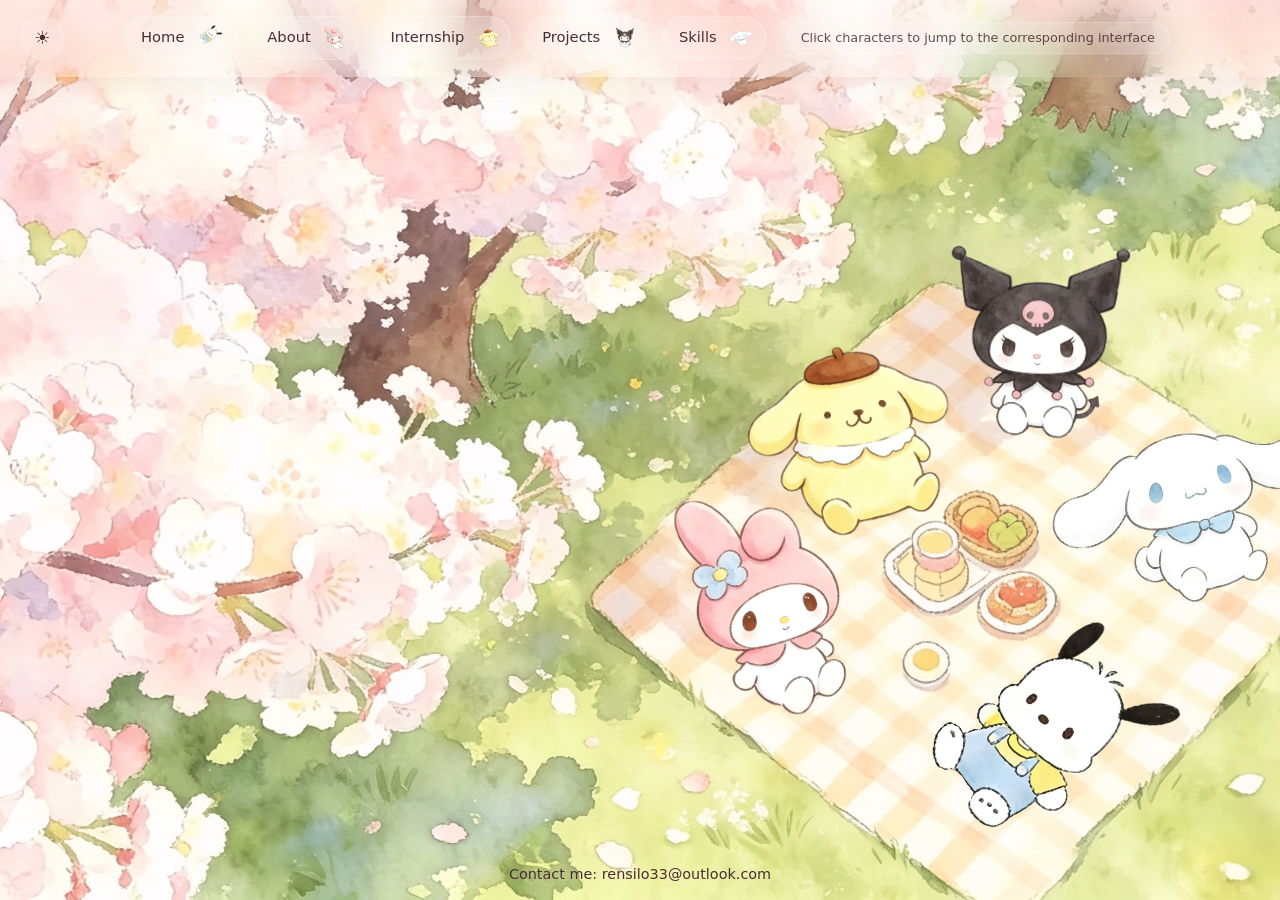
<file: index.html>
<!DOCTYPE html>
<html lang="en">
<head>
    <meta charset="UTF-8">
    <meta name="viewport" content="width=device-width, initial-scale=1.0">

    <!-- 自动跳转 -->
    <meta http-equiv="refresh" content="0; url=personal_website/home/index.html">

    <title>Redirecting...</title>

    <script>
        window.location.replace("personal_website/home/index.html");
    </script>
</head>
<body>
    <p>Redirecting to your portfolio...</p>
</body>
</html>
</file>
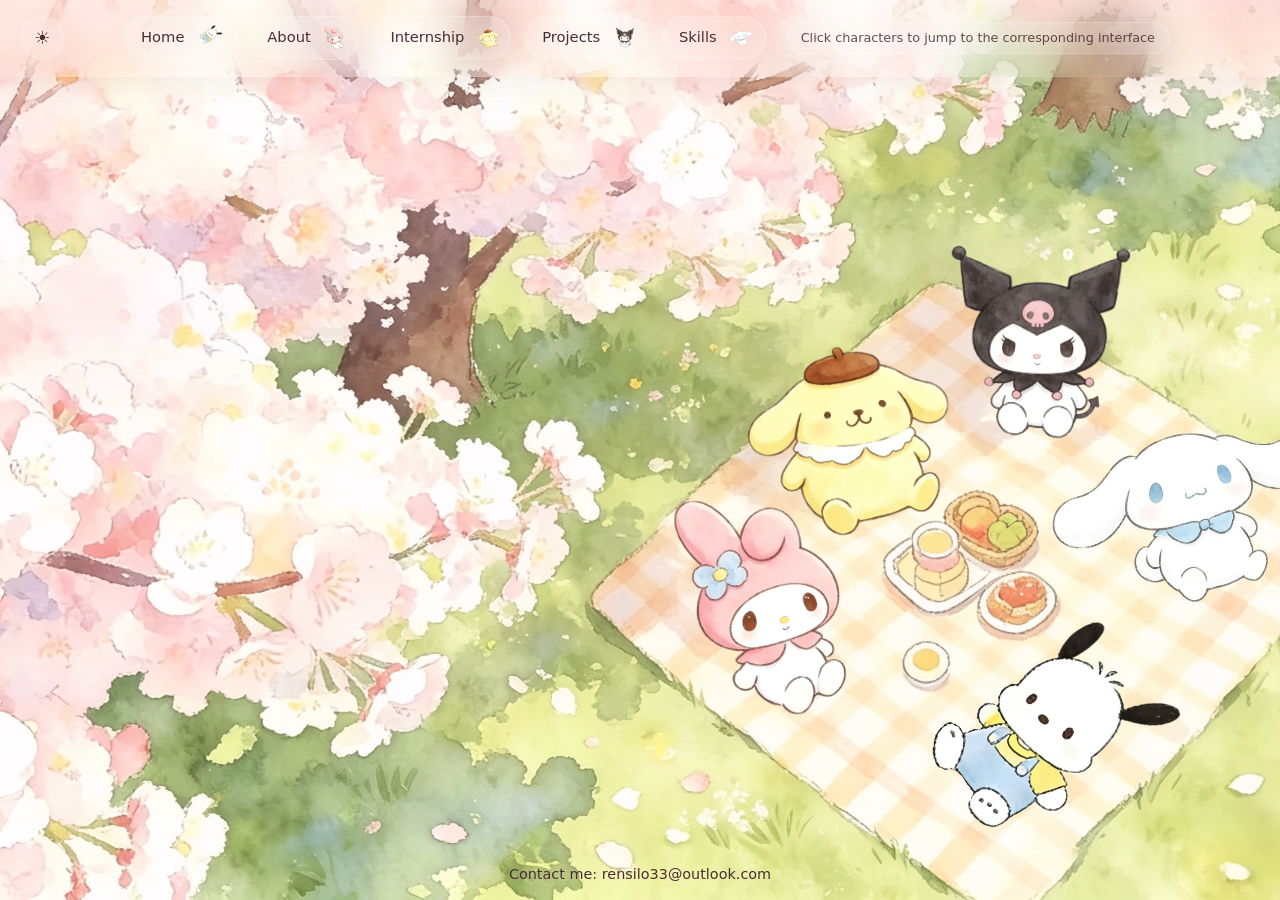
<file: personal_website/home/index.html>
<!DOCTYPE html>
<html lang="zh-HK">
<head>
    <meta charset="UTF-8">
    <meta name="viewport" content="width=device-width, initial-scale=1.0">
    <title>Silu | Welcome to My Website</title>
    <link rel="stylesheet" href="../common.css?v=gradient-titles-1">
    <link rel="stylesheet" href="./home.css?v=welcome-effects-scale-22">
</head>
<body>
    <div class="night-world"></div>
    <div class="night-stars"></div>
    <div class="night-moon"></div>

    <nav id="navbar">
        <div class="nav-container">
            <ul class="nav-links">
                <!-- Day / Night -->
                <li class="theme-switch-item">
                    <button class="day-night-toggle" id="dayNightToggle" aria-label="Toggle day and night">
                        <span class="sun-icon">☀</span>
                        <span class="moon-icon">☾</span>
                    </button>
                </li>
                <li>
                    <a href="../home/index.html" class="glass-nav-item">
                        Home
                        <img class="nav-char-icon" src="../images/char-home.png" alt="pochacco">
                    </a>
                </li>
                <li>
                    <a href="../about/about.html" class="glass-nav-item">
                        About
                        <img class="nav-char-icon" src="../images/char-about.png" alt="melody">
                    </a>
                </li>
                <li>
                    <a href="../internship/internship.html" class="glass-nav-item">
                        Internship
                        <img class="nav-char-icon" src="../images/char-internship.png" alt="pompompurin">
                    </a>
                </li>
                <li>
                    <a href="../projects/projects.html" class="glass-nav-item">
                        Projects
                        <img class="nav-char-icon" src="../images/char-projects.png" alt="cinnamoroll">
                    </a>
                </li>
                <li>
                    <a href="../skills/skills.html" class="glass-nav-item">
                        Skills
                        <img class="nav-char-icon" src="../images/char-skills.png" alt="kuromi">
                    </a>
                </li>
            </ul>
            <div class="menu-btn" id="menuBtn">☰</div>
            <p class="welcome-hint">Click characters to jump to the corresponding interface</p>
        </div>
    </nav>

    <section id="home" class="hero">
        <div class="hero-overlay"></div>
        <div class="petals-container"></div>
         <div class="cursor-glow"></div>
        <div class="floating-ribbons" aria-hidden="true"></div>
        <div class="floating-bubbles" aria-hidden="true"></div>
        <div class="sparkles" aria-hidden="true"></div>

        <!-- Floating character PNG layer with hover lift effect -->
        <div class="character-float-wrap">
            <a href="../about/about.html" class="char-float" data-name="about">
                <img src="../images/char-about-rug.png" alt="about">
            </a>
            <a href="../internship/internship.html" class="char-float" data-name="internship">
                <img src="../images/char-internship-rug.png" alt="internship">
            </a>
            <a href="../projects/projects.html" class="char-float" data-name="projects">
                <img src="../images/char-projects-rug.png" alt="projects">
            </a>
            <a href="../skills/skills.html" class="char-float" data-name="skills">
                <img src="../images/char-skills-rug.png" alt="skills">
            </a>
            <a href="./index.html" class="char-float" data-name="home">
                <img src="../images/char-home-rug.png" alt="home">
            </a>
        </div>

        <div class="hero-content">
            <div class="animate-item item-1 title-main"><span class="title-heading">Welcome My</span> <span class="title-gradient-accent">Website</span></div>
            <div class="animate-item item-2 divider-line"></div>
            <div class="animate-item item-3">
                <p class="intro-text">I'm <span class="highlight">REN Silu</span></p>
            </div>
            <div class="animate-item item-4">
                <a href="../about/about.html" class="btn-explore">Explore More</a>
            </div>
        </div>
    </section>

    <footer>
        <p>Contact me: rensilo33@outlook.com</p>
    </footer>

    <script src="./home.js"></script>
</body>
</html>
</file>
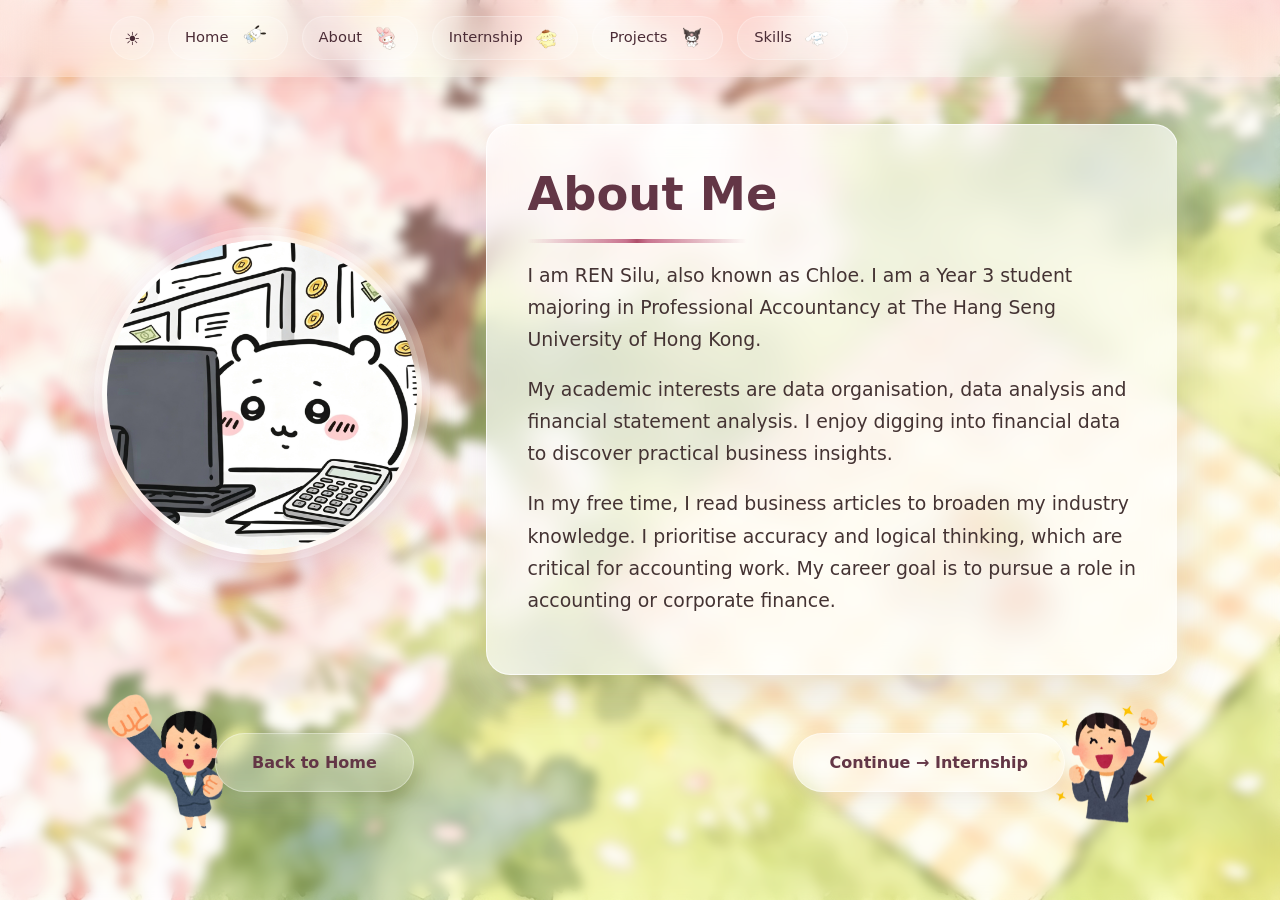
<file: personal_website/about/about.html>
<!DOCTYPE html>
<html lang="zh-HK">
<head>
    <meta charset="UTF-8">
    <meta name="viewport" content="width=device-width, initial-scale=1.0">
    <title>Silu | About</title>
    <link rel="stylesheet" href="../common.css">
    <link rel="stylesheet" href="./about.css?v=about-layout-scale-3">
</head>
<body>
    <div class="night-world"></div>
    <div class="night-stars"></div>
    <div class="night-moon"></div>

    <nav id="navbar">
        <div class="nav-container">
            <ul class="nav-links">
                <!-- Day / Night -->
                <li class="theme-switch-item">
                    <button class="day-night-toggle" id="dayNightToggle" aria-label="Toggle day and night">
                        <span class="sun-icon">☀</span>
                        <span class="moon-icon">☾</span>
                    </button>
                </li>
                <li>
                    <a href="../home/index.html" class="glass-nav-item">
                        Home
                        <img class="nav-char-icon" src="../images/char-home.png" alt="pochacco">
                    </a>
                </li>
                <li>
                    <a href="../about/about.html" class="glass-nav-item">
                        About
                        <img class="nav-char-icon" src="../images/char-about.png" alt="melody">
                    </a>
                </li>
                <li>
                    <a href="../internship/internship.html" class="glass-nav-item">
                        Internship
                        <img class="nav-char-icon" src="../images/char-internship.png" alt="pompompurin">
                    </a>
                </li>
                <li>
                    <a href="../projects/projects.html" class="glass-nav-item">
                        Projects
                        <img class="nav-char-icon" src="../images/char-projects.png" alt="cinnamoroll">
                    </a>
                </li>
                <li>
                    <a href="../skills/skills.html" class="glass-nav-item">
                        Skills
                        <img class="nav-char-icon" src="../images/char-skills.png" alt="kuromi">
                    </a>
                </li>
            </ul>
            <div class="menu-btn" id="menuBtn">☰</div>
            
        </div>
    </nav>

    <section class="about-hero">
        <div class="about-overlay"></div>

        <div class="about-container">
            <!-- Left circular profile image -->
            <div class="profile-img-wrap animate-item item-1">
                <img src="../images/profile.png" alt="profile photo">
            </div>

            <!-- Glass content card -->
            <div class="glass-card animate-item item-2">
                <h1 class="card-title">About Me</h1>
                <div class="card-divider"></div>
                
                <p class="card-text">
                    I am REN Silu, also known as Chloe. I am a Year 3 student majoring in Professional Accountancy at The Hang Seng University of Hong Kong.
                </p>
                <p class="card-text">
                    My academic interests are data organisation, data analysis and financial statement analysis. I enjoy digging into financial data to discover practical business insights.
                </p>
                <p class="card-text">
                    In my free time, I read business articles to broaden my industry knowledge. I prioritise accuracy and logical thinking, which are critical for accounting work. My career goal is to pursue a role in accounting or corporate finance.
                </p>
               
            </div>

        </div>

        <!-- ========== BUTTON AREA: below decor images ========== -->
        <div class="page-bottom-btn-group">
            <img class="decor decor-left" src="../images/decor-left.png" alt="decoration">
            <a href="../home/index.html" class="btn-secondary">Back to Home</a>
            <a href="../internship/internship.html" class="btn-primary">Continue → Internship</a>
            <img class="decor decor-right" src="../images/decor-right.png" alt="decoration">
        </div>
    </section>


    <script src="./about.js"></script>
</body>
</html>
</file>
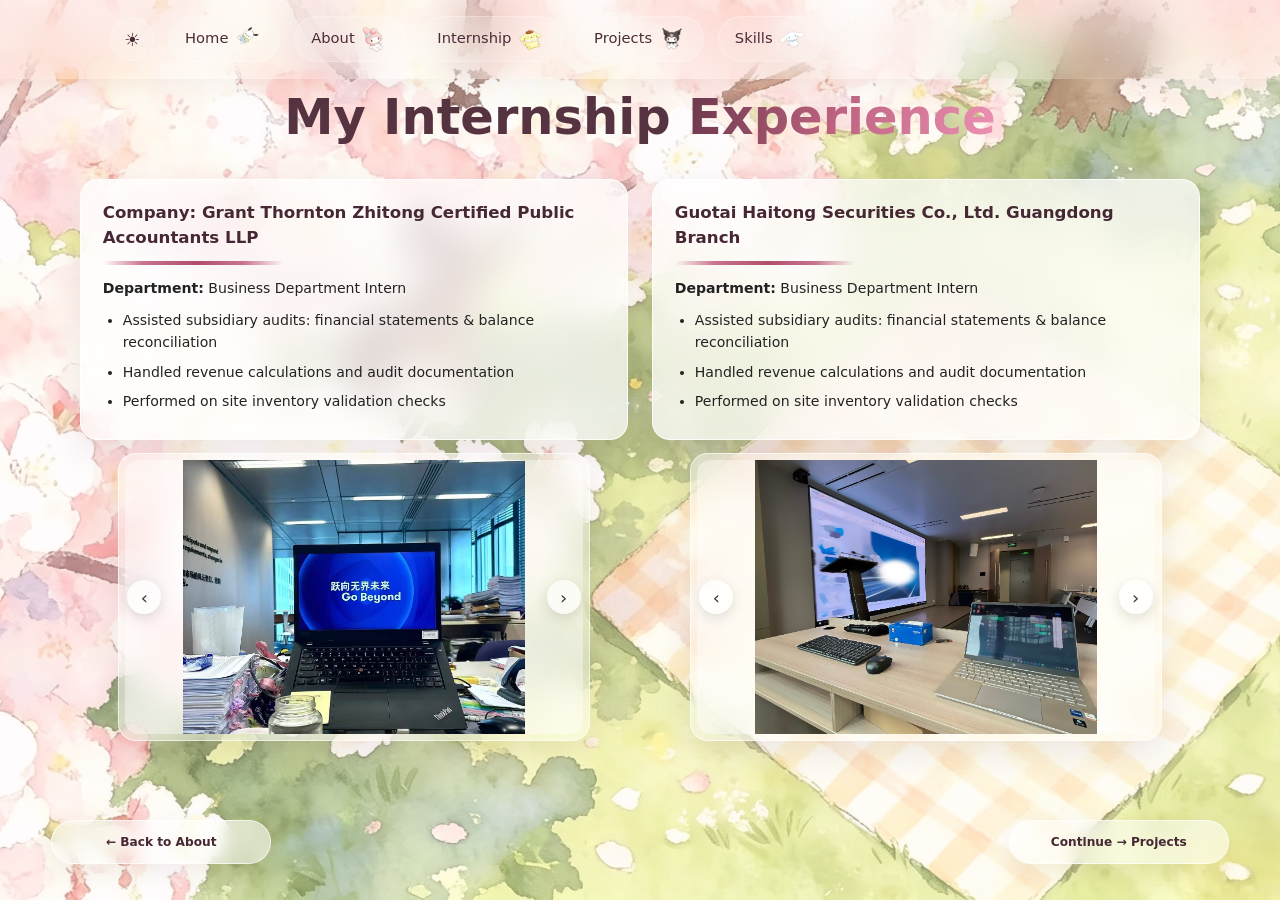
<file: personal_website/internship/internship.html>
<!DOCTYPE html>
<html lang="zh-HK">
<head>
    <meta charset="UTF-8">
    <meta name="viewport" content="width=device-width, initial-scale=1.0">
    <title>Silu | Internship</title>
    <link rel="stylesheet" href="../common.css?v=gradient-titles-1">
    <link rel="stylesheet" href="./internship.css?v=internship-pink-dividers-9">
</head>
<body>
    <div class="night-world"></div>
    <div class="night-stars"></div>
    <div class="night-moon"></div>

    <nav id="navbar">
        <div class="nav-container">
            <ul class="nav-links">
                <!-- Day / Night -->
                <li class="theme-switch-item">
                    <button class="day-night-toggle" id="dayNightToggle" aria-label="Toggle day and night">
                        <span class="sun-icon">☀</span>
                        <span class="moon-icon">☾</span>
                    </button>
                </li>
                <li>
                    <a href="../home/index.html" class="glass-nav-item">
                        Home
                        <img class="nav-char-icon" src="../images/char-home.png" alt="pochacco">
                    </a>
                </li>
                <li>
                    <a href="../about/about.html" class="glass-nav-item">
                        About
                        <img class="nav-char-icon" src="../images/char-about.png" alt="melody">
                    </a>
                </li>
                <li>
                    <a href="../internship/internship.html" class="glass-nav-item">
                        Internship
                        <img class="nav-char-icon" src="../images/char-internship.png" alt="pompompurin">
                    </a>
                </li>
                <li>
                    <a href="../projects/projects.html" class="glass-nav-item">
                        Projects
                        <img class="nav-char-icon" src="../images/char-projects.png" alt="cinnamoroll">
                    </a>
                </li>
                <li>
                    <a href="../skills/skills.html" class="glass-nav-item">
                        Skills
                        <img class="nav-char-icon" src="../images/char-skills.png" alt="kuromi">
                    </a>
                </li>
            </ul>
            <div class="menu-btn" id="menuBtn">☰</div>
            
        </div>
    </nav>

    <section class="internship-hero">
        <div class="internship-overlay"></div>

        <div class="internship-container">
            <h1 class="page-title animate-item item-1">My Internship <span class="title-gradient-accent">Experience</span></h1>
            <!-- 大容器：左右两列并列，左边GT，右边GUO -->
            <div class="two-col-wrapper">
                <!-- 左侧：GT实习【文字在上，图片滑动框在下 + 左右按钮】 -->
                <div class="intern-card animate-item item-2">
                    <div class="text-col">
                        <div class="glass-box text-box">
                            <h2><strong>Company:</strong> Grant Thornton Zhitong Certified Public Accountants LLP</h2>
                            <div class="internship-divider" aria-hidden="true"></div>
                            <p><strong>Department:</strong> Business Department Intern</p>
                            <ul>
                                <li>Assisted subsidiary audits: financial statements & balance reconciliation</li>
                                <li>Handled revenue calculations and audit documentation</li>
                                <li>Performed on site inventory validation checks</li>
                            </ul>
                        </div>
                    </div>
                    <div class="image-col">
                        <div class="glass-box image-box">
                            <button class="slider-btn prev">‹</button>
                            <button class="slider-btn next">›</button>
                            <div class="slider-window">
                                <div class="slider-track">
                                    <img src="../images/internship-gt1.png" alt="internship photo">
                                    <img src="../images/internship-gt2.png" alt="internship photo">
                                </div>
                            </div>
                        </div>
                    </div>
                </div>

                <!-- 右侧：GUO实习【文字在上，图片滑动框在下 + 左右按钮】 -->
                <div class="intern-card animate-item item-3">
                    <div class="text-col">
                        <div class="glass-box text-box">
                            <h2><strong>Guotai Haitong Securities Co., Ltd. Guangdong Branch</strong></h2>
                            <div class="internship-divider" aria-hidden="true"></div>
                            <p><strong>Department:</strong> Business Department Intern</p>
                            <ul>
                                <li>Assisted subsidiary audits: financial statements & balance reconciliation</li>
                                <li>Handled revenue calculations and audit documentation</li>
                                <li>Performed on site inventory validation checks</li>
                            </ul>
                        </div>
                    </div>
                    <div class="image-col">
                        <div class="glass-box image-box">
                            <button class="slider-btn prev">‹</button>
                            <button class="slider-btn next">›</button>
                            <div class="slider-window">
                                <div class="slider-track">
                                    <img src="../images/internship-GUO1.png" alt="internship photo">
                                    <img src="../images/internship-GUO2.png" alt="internship photo">
                                </div>
                            </div>
                        </div>
                    </div>
                </div>
            </div>
        </div>

        <div class="page-bottom-btn-group">
            <a href="../about/about.html" class="btn-secondary">← Back to About</a>
            <a href="../projects/projects.html" class="btn-primary">Continue → Projects</a>
        </div>
    </section>

    <script src="./internship.js?v=internship-pink-dividers-7"></script>
</body>
</html>
</file>
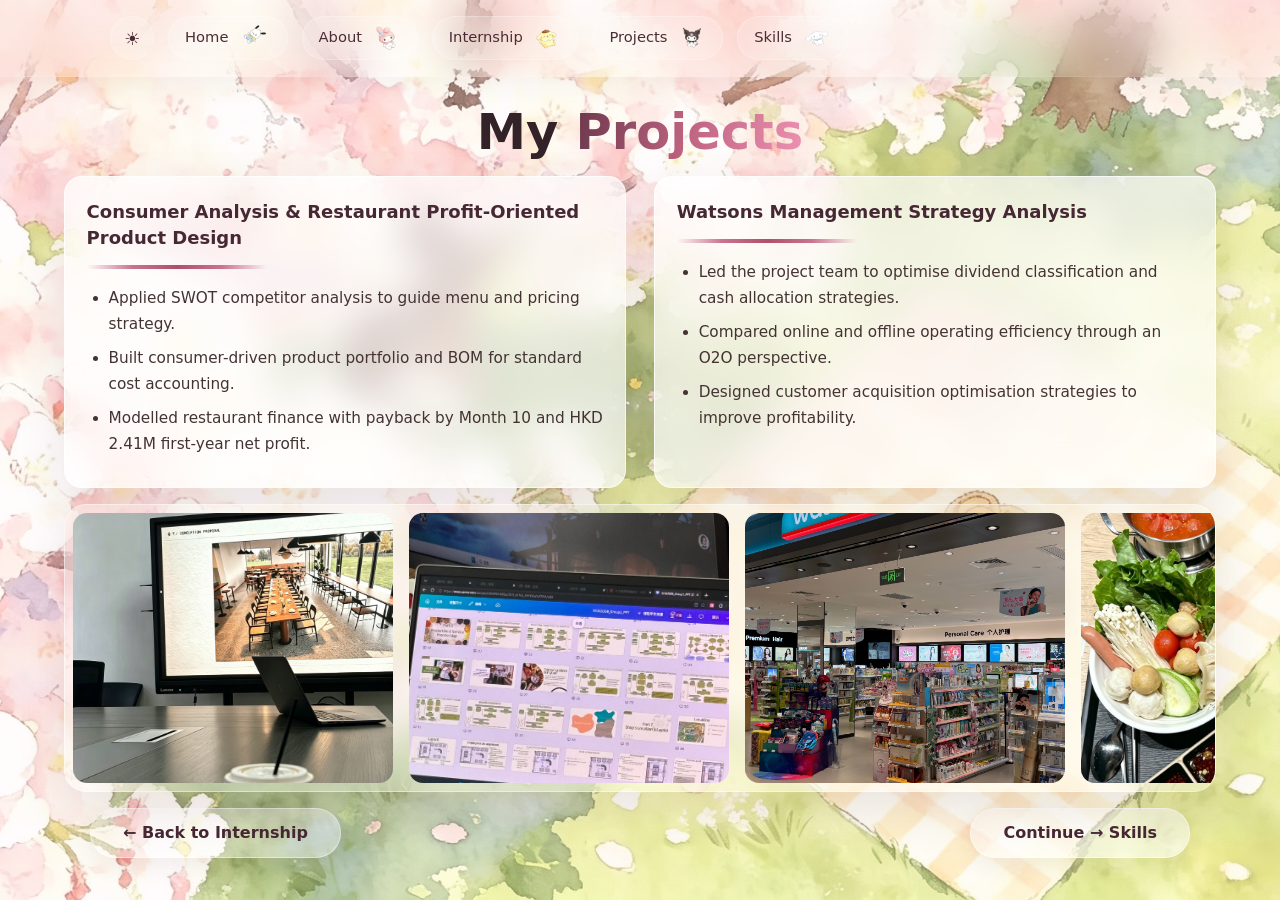
<file: personal_website/projects/projects.html>
<!DOCTYPE html>
<html lang="en">
<head>
    <meta charset="UTF-8">
    <meta name="viewport" content="width=device-width, initial-scale=1.0">
    <title>Silu | Projects</title>
    <link rel="stylesheet" href="../common.css?v=gradient-titles-2">
    <link rel="stylesheet" href="./projects.css?v=gradient-titles-4">
</head>

<body>
    <div class="night-world"></div>
    <div class="night-stars"></div>
    <div class="night-moon"></div>

    <nav id="navbar">
        <div class="nav-container">
            <ul class="nav-links">
                <!-- Day / Night -->
                <li class="theme-switch-item">
                    <button class="day-night-toggle" id="dayNightToggle" aria-label="Toggle day and night">
                        <span class="sun-icon">☀</span>
                        <span class="moon-icon">☾</span>
                    </button>
                </li>
                <li>
                    <a href="../home/index.html" class="glass-nav-item">
                        Home
                        <img class="nav-char-icon" src="../images/char-home.png" alt="pochacco">
                    </a>
                </li>
                <li>
                    <a href="../about/about.html" class="glass-nav-item">
                        About
                        <img class="nav-char-icon" src="../images/char-about.png" alt="melody">
                    </a>
                </li>
                <li>
                    <a href="../internship/internship.html" class="glass-nav-item">
                        Internship
                        <img class="nav-char-icon" src="../images/char-internship.png" alt="pompompurin">
                    </a>
                </li>
                <li>
                    <a href="../projects/projects.html" class="glass-nav-item">
                        Projects
                        <img class="nav-char-icon" src="../images/char-projects.png" alt="cinnamoroll">
                    </a>
                </li>
                <li>
                    <a href="../skills/skills.html" class="glass-nav-item">
                        Skills
                        <img class="nav-char-icon" src="../images/char-skills.png" alt="kuromi">
                    </a>
                </li>
            </ul>
            <div class="menu-btn" id="menuBtn">☰</div>
            
        </div>
    </nav>

    <section class="projects-hero">

        <div class="projects-container">

            <h1 class="page-title animate-item item-1">My <span class="title-gradient-accent">Projects</span></h1>

            <div class="two-col-wrapper animate-item item-3">

                <div class="glass-card">

                    <h2>Consumer Analysis & Restaurant Profit-Oriented Product Design</h2>

                    <div class="divider-line"></div>

                    <ul>
                        <li>Applied SWOT competitor analysis to guide menu and pricing strategy.</li>
                        <li>Built consumer-driven product portfolio and BOM for standard cost accounting.</li>
                        <li>Modelled restaurant finance with payback by Month 10 and HKD 2.41M first-year net profit.</li>
                    </ul>

                </div>

                <div class="glass-card">

                    <h2>Watsons Management Strategy Analysis</h2>

                    <div class="divider-line"></div>

                    <ul>
                        <li>Led the project team to optimise dividend classification and cash allocation strategies.</li>
                        <li>Compared online and offline operating efficiency through an O2O perspective.</li>
                        <li>Designed customer acquisition optimisation strategies to improve profitability.</li>
                    </ul>

                </div>

            </div>

            <div class="hero-carousel animate-item item-2">
                <div class="hero-track">
                    <div class="hero-track-group">
                        <img src="../images/projects-1.png" alt="Project presentation">
                        <img src="../images/projects-2.png" alt="Project work">
                        <img src="../images/projects-3.png" alt="Project result">
                        <img src="../images/project-hotpot.png" alt="Hotpot meal for the restaurant product design project">
                        <img src="../images/project-teamwork.png" alt="Team collaborating on a project">
                    </div>
                    <div class="hero-track-group" aria-hidden="true">
                        <img src="../images/projects-1.png" alt="">
                        <img src="../images/projects-2.png" alt="">
                        <img src="../images/projects-3.png" alt="">
                        <img src="../images/project-hotpot.png" alt="">
                        <img src="../images/project-teamwork.png" alt="">
                    </div>
                    <div class="hero-track-group" aria-hidden="true">
                        <img src="../images/projects-1.png" alt="">
                        <img src="../images/projects-2.png" alt="">
                        <img src="../images/projects-3.png" alt="">
                        <img src="../images/project-hotpot.png" alt="">
                        <img src="../images/project-teamwork.png" alt="">
                    </div>
                </div>
            </div>

            <div class="page-bottom-btn-group">

                <a href="../internship/internship.html" class="btn-secondary">← Back to Internship</a>

                <a href="../skills/skills.html" class="btn-primary">Continue → Skills</a>

            </div>

        </div>

    </section>

    <script src="./projects.js"></script>

</body>
</html>
</file>
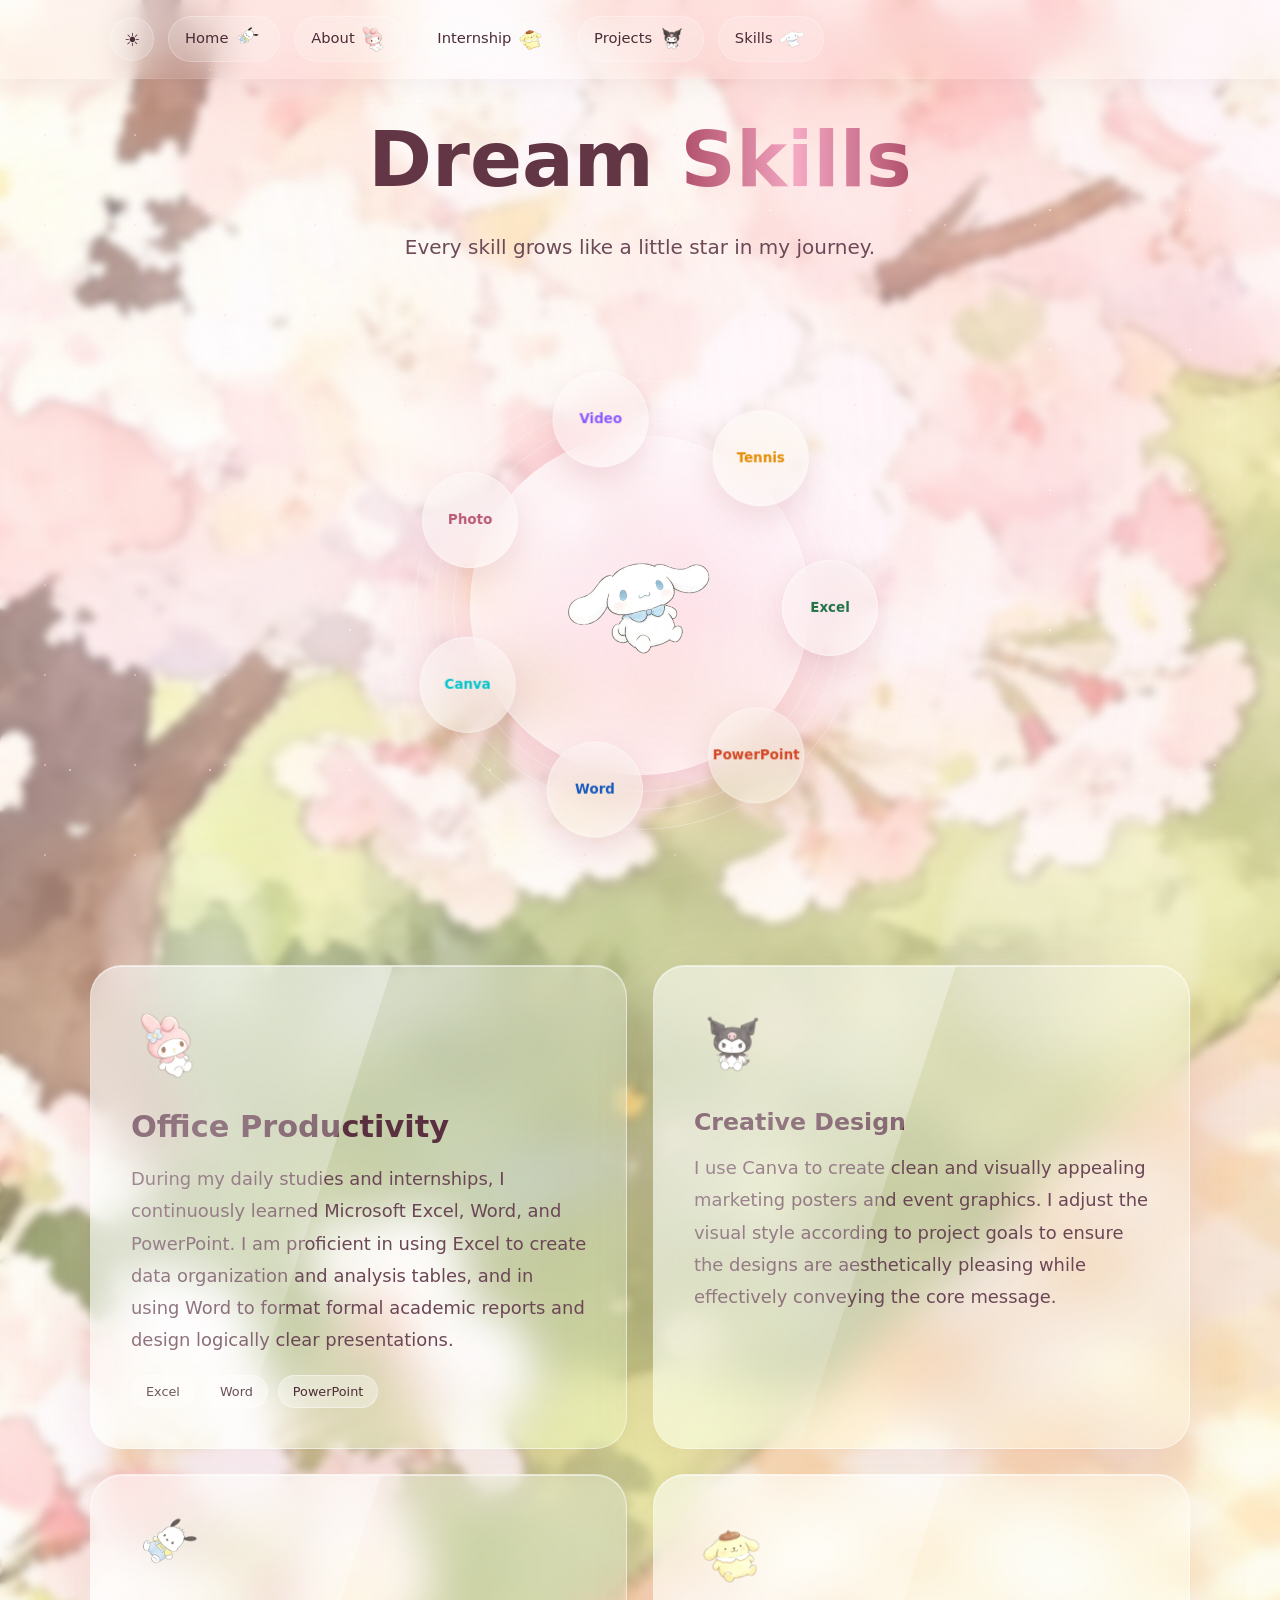
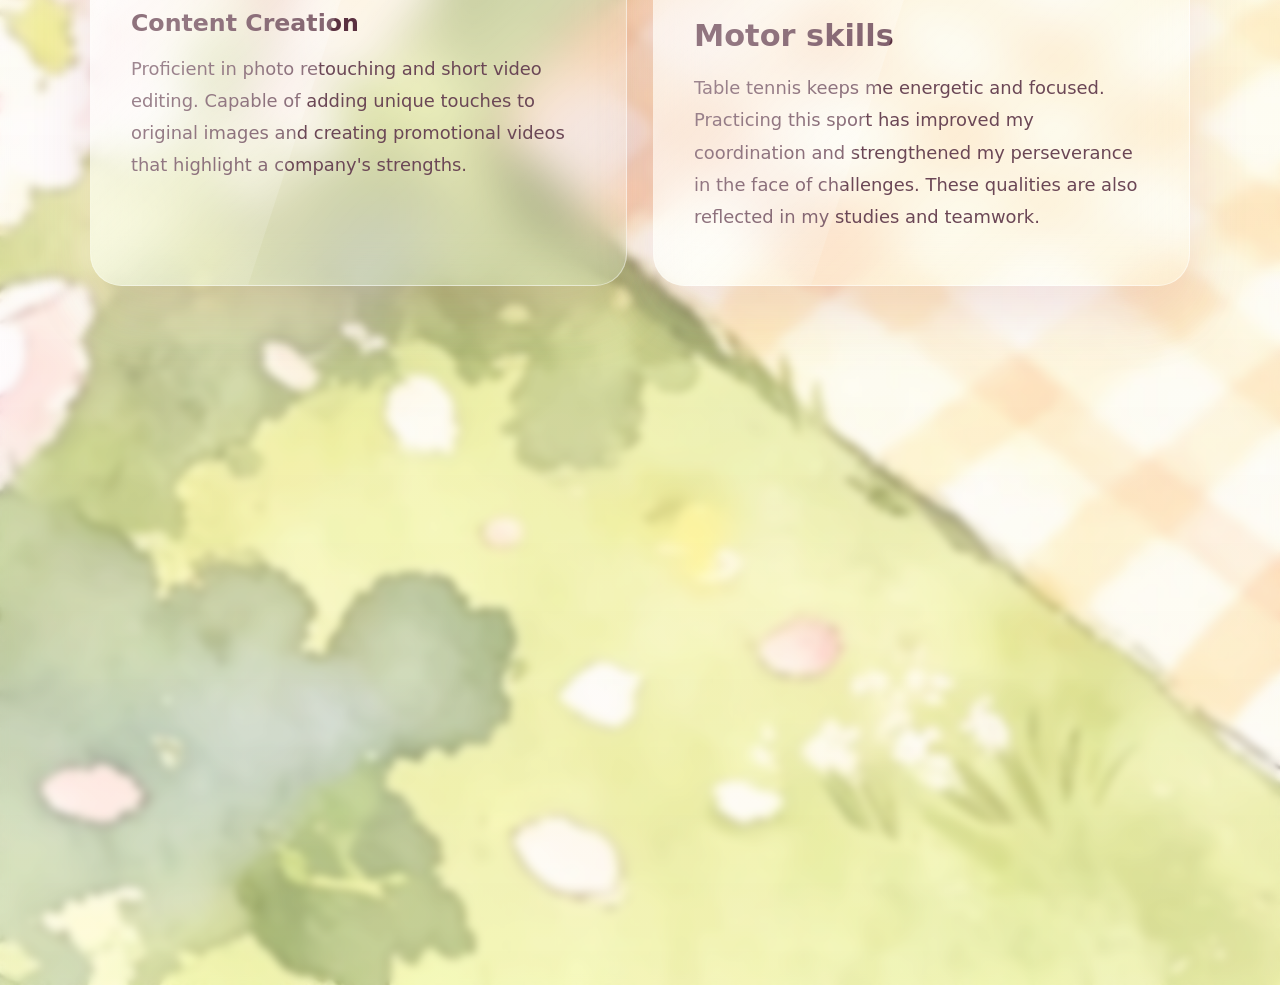
<file: personal_website/skills/skills.html>
<!DOCTYPE html>
<html lang="en">
<head>
    <meta charset="UTF-8">
    <meta name="viewport" content="width=device-width, initial-scale=1.0">
    <title>Silu | Skills</title>
    <link rel="stylesheet" href="../common.css">
    <link rel="stylesheet" href="./skills.css?dream-orbit-scale-6">
</head>

<body>

<!-- ================= NAVBAR（与 Home 一致） ================= -->

<div class="night-world"></div>
    <div class="night-stars"></div>
    <div class="night-moon"></div>

    <nav id="navbar">
        <div class="nav-container">
            <ul class="nav-links">
                <!-- Day / Night -->
                <li class="theme-switch-item">
                    <button class="day-night-toggle" id="dayNightToggle" aria-label="Toggle day and night">
                        <span class="sun-icon">☀</span>
                        <span class="moon-icon">☾</span>
                    </button>
                </li>
                <li>
                    <a href="../home/index.html" class="glass-nav-item">
                        Home
                        <img class="nav-char-icon" src="../images/char-home.png" alt="pochacco">
                    </a>
                </li>
                <li>
                    <a href="../about/about.html" class="glass-nav-item">
                        About
                        <img class="nav-char-icon" src="../images/char-about.png" alt="melody">
                    </a>
                </li>
                <li>
                    <a href="../internship/internship.html" class="glass-nav-item">
                        Internship
                        <img class="nav-char-icon" src="../images/char-internship.png" alt="pompompurin">
                    </a>
                </li>
                <li>
                    <a href="../projects/projects.html" class="glass-nav-item">
                        Projects
                        <img class="nav-char-icon" src="../images/char-projects.png" alt="cinnamoroll">
                    </a>
                </li>
                <li>
                    <a href="../skills/skills.html" class="glass-nav-item">
                        Skills
                        <img class="nav-char-icon" src="../images/char-skills.png" alt="kuromi">
                    </a>
                </li>
            </ul>
            <div class="menu-btn" id="menuBtn">☰</div>
            
        </div>
    </nav>

<!-- ================= BACKGROUND ================= -->

<div class="floating-ribbons"></div>

<div class="floating-bubbles"></div>

<div class="sparkles"></div>

<!-- ================= MAIN ================= -->

<section class="skills-stage">

<div class="skills-content">

<!-- ---------- Hero ---------- -->

<div class="hero-intro reveal">

<h1 class="hero-title">

Dream <span>Skills</span>

</h1>

<p class="hero-description">

Every skill grows like a little star in my journey.

</p>


</div>

<!-- ---------- Main Orb ---------- -->

<div class="orb-section reveal">

<div class="skill-orb" id="skillOrb">

<div class="orb-glow"></div>

<img src="../images/char-skills.png">

<div class="orb-ring ring1"></div>
<div class="orb-ring ring2"></div>
<div class="orb-ring ring3"></div>

</div>

<!-- 七个技能围绕主球 -->

<div class="orbit orbit1">

<div class="orbit-node excel">
<span>Excel</span>

</div>

</div>

<div class="orbit orbit2">

<div class="orbit-node ppt">
<span>PowerPoint</span>

</div>

</div>

<div class="orbit orbit3">

<div class="orbit-node word">
<span>Word</span>

</div>

</div>

<div class="orbit orbit4">

<div class="orbit-node canva">
<span>Canva</span>

</div>

</div>

<div class="orbit orbit5">

<div class="orbit-node photo">
<span>Photo</span>

</div>

</div>

<div class="orbit orbit6">

<div class="orbit-node video">
<span>Video</span>

</div>

</div>

<div class="orbit orbit7">

<div class="orbit-node tennis">
<span>Tennis</span>

</div>

</div>

</div>

<!-- ---------- Editorial Bento ---------- -->

<section class="bento-grid">

<div class="glass-card large reveal tilt-card">

<div class="card-glow"></div>

<img src="../images/char-about.png">

<h2>Office Productivity</h2>

<p>
During my daily studies and internships, I continuously learned Microsoft Excel, Word, and PowerPoint. I am proficient in using Excel to create data organization and analysis tables, and in using Word to format formal academic reports and design logically clear presentations.
</p>

<div class="mini-tags">

<span>Excel</span>
<span>Word</span>
<span>PowerPoint</span>

</div>

</div>

<div class="glass-card small reveal tilt-card">

<div class="card-glow"></div>

<img src="../images/char-projects.png">

<h3>Creative Design</h3>

<p>
I use Canva to create clean and visually appealing marketing posters and event graphics. I adjust the visual style according to project goals to ensure the designs are aesthetically pleasing while effectively conveying the core message.
</p>

</div>

<div class="glass-card small reveal tilt-card">

<div class="card-glow"></div>

<img src="../images/char-home.png">

<h3>Content Creation</h3>

<p>
Proficient in photo retouching and short video editing. Capable of adding unique touches to original images and creating promotional videos that highlight a company's strengths.
</p>

</div>

<div class="glass-card wide reveal tilt-card">

<div class="card-glow"></div>

<img src="../images/char-internship.png">

<h2>Motor skills</h2>

<p>
Table tennis keeps me energetic and focused. Practicing this sport has improved my coordination and strengthened my perseverance in the face of challenges. These qualities are also reflected in my studies and teamwork.
</p>

</div>

</section>

<!-- ---------- Skill Journey ---------- -->

<section class="journey reveal">

<h2>Skill Journey</h2>

<div class="timeline">

<div class="line"></div>

<div class="point">

<div class="dot"></div>

<h4>Office</h4>

<p>Excel · Word · PowerPoint</p>

</div>

<div class="point">

<div class="dot"></div>

<h4>Design</h4>

<p>Canva</p>

</div>

<div class="point">

<div class="dot"></div>

<h4>Media</h4>

<p>Photo & Video Editing</p>

</div>

<div class="point">

<div class="dot"></div>

<h4>Life</h4>

<p>Table Tennis</p>

</div>

</div>

</section>

<!-- ---------- Floating Tags ---------- -->

<section class="skill-tags reveal" aria-label="Skills">
    <span class="skill-tag skill-tag--excel">
        <img class="skill-tag__icon" src="../images/skill-icons/excel.svg" alt="" aria-hidden="true">
        <span class="skill-tag__label">Microsoft Excel</span>
    </span>
    <span class="skill-tag skill-tag--powerpoint">
        <img class="skill-tag__icon" src="../images/skill-icons/powerpoint.svg" alt="" aria-hidden="true">
        <span class="skill-tag__label">PowerPoint</span>
    </span>
    <span class="skill-tag skill-tag--word">
        <img class="skill-tag__icon" src="../images/skill-icons/word.svg" alt="" aria-hidden="true">
        <span class="skill-tag__label">Word</span>
    </span>
    <span class="skill-tag skill-tag--canva">
        <img class="skill-tag__icon skill-tag__icon--canva" src="../images/skill-icons/canva.svg" alt="" aria-hidden="true">
        <span class="skill-tag__label">Canva</span>
    </span>
    <span class="skill-tag skill-tag--photo">
        <img class="skill-tag__icon" src="../images/skill-icons/photo-edit.svg" alt="" aria-hidden="true">
        <span class="skill-tag__label">Photo Editing</span>
    </span>
    <span class="skill-tag skill-tag--video">
        <img class="skill-tag__icon" src="../images/skill-icons/video.svg" alt="" aria-hidden="true">
        <span class="skill-tag__label">Video Editing</span>
    </span>
    <span class="skill-tag skill-tag--tennis">
        <img class="skill-tag__icon" src="../images/skill-icons/ping-pong.svg" alt="" aria-hidden="true">
        <span class="skill-tag__label">Table Tennis</span>
    </span>
</section>

<!-- ---------- Bottom Buttons ---------- -->

<div class="page-bottom-btn-group reveal">

<a href="../projects/projects.html" class="btn-secondary">

← Back to Projects

</a>

<a href="../home/index.html" class="btn-primary">

Return Home →

</a>

</div>

</div>

</section>

    <script src="./skills.js?v=dream-orbit-scale-2"></script>

</body>
</html>
</file>
<file: personal_website/common.css>
/* =========================================================
   SHARED LAYOUT POLISH ACROSS THE PORTFOLIO PAGES
   ========================================================= */

:root {

    --ink: #4b2c36;

    --ink-soft: #704e5b;

    --rose: #b85c78;

    --glass: rgba(255, 255, 255, .68);

    --glass-border: rgba(255, 255, 255, .72);

    --shadow: 0 18px 48px rgba(92, 48, 64, .12);

}

*, *::before, *::after {

    box-sizing: border-box;

}

html {

    scroll-behavior: smooth;

}

body {

    min-height: 100vh;

    overflow-x: hidden;

    color: var(--ink);

}

img {

    max-width: 100%;

}



/* =========================================================
   NAVBAR
   ========================================================= */

#navbar {

    background: rgba(255, 250, 252, .76);

    border-bottom: 1px solid rgba(255, 255, 255, .8);

    box-shadow: 0 6px 24px rgba(92, 48, 64, .06);

}

.nav-container {

    width: min(100% - 40px, 1200px);

    min-height: 76px;

    padding: 10px 0;

    gap: 20px;

}

.nav-links {

    align-items: center;

    gap: 10px;

}

.glass-nav-item {

    display: inline-flex;

    align-items: center;

    justify-content: center;

    gap: 7px;

    min-height: 44px;

    padding: 6px 15px;

    white-space: nowrap;

    font-size: .92rem;

    transition:

        transform .2s ease,

        background .2s ease,

        box-shadow .2s ease;

}

.glass-nav-item:hover {

    transform: translateY(-2px);

    box-shadow: 0 8px 20px rgba(184, 92, 119, .13);

}

.nav-char-icon {

    width: 30px;

    height: 30px;

    object-fit: contain;

    margin: 0;

    vertical-align: middle;

}

.menu-btn {

    min-width: 44px;

    min-height: 44px;

    align-items: center;

    justify-content: center;

}



/* =========================================================
   GENERAL BUTTONS
   ========================================================= */

.btn-primary,
.btn-secondary,
.btn-explore {

    min-height: 48px;

    display: inline-flex;

    align-items: center;

    justify-content: center;

    gap: 8px;

    padding: 12px 24px;

    border-radius: 999px;

    box-shadow: 0 8px 22px rgba(92, 48, 64, .08);

    transition:

        transform .2s ease,

        box-shadow .2s ease,

        background .2s ease;

}

.btn-primary:hover,
.btn-secondary:hover,
.btn-explore:hover {

    transform: translateY(-2px);

    box-shadow: 0 12px 26px rgba(92, 48, 64, .14);

}



/* =========================================================
   PAGE BOTTOM BUTTONS
   ========================================================= */

.page-bottom-btn-group {

    width: min(100%, 1100px);

    gap: 18px !important;

    justify-content: space-between;

    align-items: center;

    margin: 30px auto 0;

}



/* =========================================================
   PAGE TITLES
   ========================================================= */

.page-title {

    line-height: 1.12;

    text-wrap: balance;

}

.title-gradient-accent {

    color: #c66b89;

    background:

        linear-gradient(

            100deg,

            #6b384c 0%,

            #bd627f 48%,

            #ed91b3 100%

        );

    -webkit-background-clip: text;

    background-clip: text;

    -webkit-text-fill-color: transparent;

}



/* =========================================================
   HOME
   ========================================================= */

body:has(.hero) {

    height: auto;

    min-height: 100vh;

    overflow-x: hidden;

    overflow-y: auto;

}

.hero {

    min-height: 720px;

    height: 100svh;

}

.character-float-wrap {

    max-width: 58vw;

    max-height: 74vh;

}

footer {

    pointer-events: none;

}



/* =========================================================
   ABOUT
   ========================================================= */

.about-hero {

    min-height: 100svh;

    height: auto;

    padding: 120px 6vw 54px;

}

.about-container {

    width: min(100%, 1120px);

    gap: clamp(28px, 5vw, 72px);

    margin: 0 auto 28px;

}

.profile-img-wrap img {

    width: clamp(210px, 25vw, 320px);

    height: clamp(210px, 25vw, 320px);

    object-fit: cover;

}

.about-container .glass-card {

    max-width: 720px;

    background: var(--glass);

    border-color: var(--glass-border);

    box-shadow: var(--shadow);

}

.decor {

    pointer-events: none;

}



/* =========================================================
   INTERNSHIP AND PROJECT PAGES
   ========================================================= */

.internship-hero,
.projects-hero {

    min-height: 100svh;

    height: auto;

}

.internship-container {

    max-width: 1120px;

    margin-top: 18px;

}

.internship-container .page-title,
.projects-container .page-title {

    font-size: clamp(2.35rem, 5vw, 3.6rem);

    color: #563340;

    margin: 12px auto 30px;

}

.internship-container .two-col-wrapper,
.projects-container .two-col-wrapper {

    gap: 24px;

}

.internship-container .text-box,
.projects-container .glass-card {

    background: var(--glass);

    border-color: var(--glass-border);

    box-shadow: var(--shadow);

}

.internship-container .text-box {

    min-height: 220px;

    padding: 22px;

}

.internship-container .image-box {

    aspect-ratio: 4 / 3;

}

.internship-container .slider-track img {

    object-fit: contain;

    background: rgba(255, 255, 255, .4);

}

.slider-btn {

    width: 42px;

    height: 42px;

    box-shadow: 0 4px 14px rgba(0, 0, 0, .13);

}

.projects-container {

    max-width: 1120px;

}

.projects-container .hero-carousel {

    height: clamp(210px, 30vw, 340px);

    box-shadow: var(--shadow);

}

.projects-container .glass-card {

    height: 100%;

}



/* =========================================================
   SKILLS
   ========================================================= */

.skills-stage {

    min-height: 100svh;

}

.skills-content {

    width: min(100%, 1180px);

}



/* =========================================================
   TABLET / SMALL LAPTOP
   ========================================================= */

@media (max-width: 900px) {

    .nav-container {

        width: min(100% - 32px, 1200px);

    }

    .nav-links {

        gap: 6px;

    }

    .glass-nav-item {

        padding: 6px 10px;

        font-size: .84rem;

    }

    .nav-char-icon {

        width: 25px;

        height: 25px;

    }

    .nav-hint {

        display: none;

    }

    .character-float-wrap {

        right: 2vw;

        max-width: 66vw;

        transform: scale(.85);

        transform-origin: right bottom;

    }

}



/* =========================================================
   MOBILE
   ========================================================= */

@media (max-width: 768px) {

    html,
    body {

        height: auto;

        overflow-x: hidden;

        overflow-y: auto;

    }



    /* -----------------------------------------------------
       MOBILE NAV CONTAINER
       ----------------------------------------------------- */

    .nav-container {

        width: 100%;

        min-height: 64px;

        padding: 8px 18px;

    }

    .menu-btn {

        display: flex;

    }



    /* -----------------------------------------------------
       MOBILE NAV MENU
       ----------------------------------------------------- */

    .nav-links {

        position: absolute;

        top: 100%;

        left: 0;

        right: 0;

        display: none;

        flex-direction: column;

        align-items: stretch;

        gap: 8px;

        padding: 14px 18px 18px;

        background: rgba(255, 250, 252, .96);

        border-bottom:

            1px solid rgba(255, 255, 255, .85);

        box-shadow:

            0 14px 24px rgba(92, 48, 64, .1);

        z-index: 1000;

    }

    .nav-links.active {

        display: flex;

    }



    /* -----------------------------------------------------
       MOBILE NAV LI
       Day/Night 不受影响
       Home / About / Internship / Projects / Skills
       统一尺寸
       ----------------------------------------------------- */

    .nav-links > li:not(.theme-switch-item) {

        width: 100%;

        height: 46px;

        min-height: 46px;

        flex: 0 0 46px;

    }



    /* -----------------------------------------------------
       MOBILE NAV BUTTON
       ----------------------------------------------------- */

    .nav-links > li:not(.theme-switch-item) .glass-nav-item {

        width: 100%;

        height: 46px;

        min-height: 46px;

        max-height: 46px;

        display: flex;

        align-items: center;

        justify-content: center;

        padding: 0 16px;

        gap: 7px;

        white-space: nowrap;

        overflow: visible;

        font-size: .95rem;

    }



    /* -----------------------------------------------------
       MOBILE NAV CHARACTER ICON
       ----------------------------------------------------- */

    .nav-links > li:not(.theme-switch-item) .nav-char-icon {

        width: 26px;

        height: 26px;

        flex: 0 0 26px;

        object-fit: contain;

    }



    /* -----------------------------------------------------
       HOME
       ----------------------------------------------------- */

    .hero {

        min-height: 680px;

        height: 100svh;

        padding: 0 7vw;

        align-items: flex-start;

        justify-content: center;

        flex-direction: column;

    }

    .hero-content {

        margin-top: -130px;

    }

    .character-float-wrap {

        width: 70vw;

        height: 56vw;

        right: 0;

        bottom: 6vh;

        transform: scale(.78);

    }

    .title-main {

        font-size: clamp(2rem, 8vw, 3rem);

    }

    .intro-text {

        font-size: clamp(1.25rem, 5vw, 1.8rem);

    }



    /* -----------------------------------------------------
       ABOUT
       ----------------------------------------------------- */

    .about-hero {

        padding: 96px 20px 42px;

    }

    .about-container {

        flex-direction: column;

        text-align: center;

        gap: 22px;

    }

    .about-container .glass-card {

        padding: 26px;

    }

    .card-divider {

        margin-left: auto;

        margin-right: auto;

    }

    .decor {

        width: 74px;

    }

    .decor-left {

        left: 0;

        bottom: -40px;

    }

    .decor-right {

        right: 0;

        bottom: -40px;

    }



    /* -----------------------------------------------------
       GENERAL BOTTOM BUTTONS
       ----------------------------------------------------- */

    .page-bottom-btn-group {

        justify-content: center;

        flex-wrap: wrap;

    }



    /* -----------------------------------------------------
       INTERNSHIP / PROJECTS
       ----------------------------------------------------- */

    .internship-hero,
    .projects-hero {

        padding: 88px 20px 36px;

    }

    .internship-container {

        margin-top: 0;

    }

    .internship-container .two-col-wrapper,
    .projects-container .two-col-wrapper {

        grid-template-columns: 1fr;

    }

    .internship-container .text-box {

        min-height: 0;

    }

    .internship-container .image-box {

        aspect-ratio: 16 / 10;

    }

    .projects-container .hero-carousel {

        height: 220px;

    }

    .internship-hero .page-bottom-btn-group,
    .projects-hero .page-bottom-btn-group {

        justify-content: space-between;

    }



    /* -----------------------------------------------------
       SKILLS
       ----------------------------------------------------- */

    .skills-stage {

        padding: 100px 20px 60px;

    }



    /* -----------------------------------------------------
       BOTTOM BUTTON WIDTH
       ----------------------------------------------------- */

    .page-bottom-btn-group a {

        flex: 1 1 210px;

        text-align: center;

    }

}



/* =========================================================
   VERY SMALL MOBILE
   ========================================================= */

@media (max-width: 480px) {

    .character-float-wrap {

        width: 92vw;

        height: 72vw;

        right: -12vw;

        bottom: 5vh;

        transform: scale(.72);

    }

    .hero-content {

        margin-top: -180px;

    }

    .about-container .glass-card {

        padding: 22px 18px;

    }

    .internship-container .page-title,
    .projects-container .page-title {

        font-size: 2.15rem;

    }

    .internship-hero .page-bottom-btn-group,
    .projects-hero .page-bottom-btn-group {

        flex-direction: column;

    }

    .internship-hero .page-bottom-btn-group a,
    .projects-hero .page-bottom-btn-group a {

        width: 100%;

    }

}



/* =========================================================
   REDUCED MOTION
   ========================================================= */

@media (prefers-reduced-motion: reduce) {

    *,
    *::before,
    *::after {

        scroll-behavior: auto !important;

        animation-duration: .01ms !important;

        animation-iteration-count: 1 !important;

        transition-duration: .01ms !important;

    }

}



/* =========================================================
   RESPONSIVE STICKER LAYER
   ========================================================= */

body:has(.hero .character-float-wrap) {

    overflow-x: hidden;

}

.hero {

    width: 100%;

    min-width: 0;

    height: 100svh;

    min-height: 100svh;

    background-position: center center;

    background-size: cover;

    overflow: hidden;

}

.hero .character-float-wrap {

    position: absolute;

    top: 50%;

    left: 50%;

    right: auto;

    bottom: auto;

    width: max(100%, calc(100svh * 1.78));

    height: max(100%, calc(100vw / 1.78));

    max-width: none;

    max-height: none;

    transform: translate(-50%, -50%);

}

.hero .character-float-wrap .char-float {

    width: auto;

    height: auto;

    transform: translate(-50%, -50%);

}

.hero .character-float-wrap .char-float img {

    display: block;

    width: auto;

    height: clamp(120px, 15vh, 172px);

    max-width: none;

    object-fit: contain;

}

.hero .character-float-wrap .char-float[data-name="projects"] {

    left: 66%;

    top: 48%;

}

.hero .character-float-wrap .char-float[data-name="about"] {

    left: 79%;

    top: 51%;

}

.hero .character-float-wrap .char-float[data-name="internship"] {

    left: 58%;

    top: 69%;

}

.hero .character-float-wrap .char-float[data-name="skills"] {

    left: 85%;

    top: 69%;

}

.hero .character-float-wrap .char-float[data-name="home"] {

    left: 72%;

    top: 87%;

}

.hero .character-float-wrap .char-float:hover {

    transform: translate(-50%, -56%) scale(1.04);

}



/* =====================================================
   DAY / NIGHT BUTTON
   ===================================================== */

.theme-switch-item {

    display: flex;

    align-items: center;

}

.day-night-toggle {

    width: 44px;

    height: 44px;

    padding: 0;

    margin: 0;

    display: inline-flex;

    align-items: center;

    justify-content: center;

    border-radius: 999px;

    border: 1px solid rgba(255, 255, 255, .25);

    background: rgba(255, 255, 255, .15);

    backdrop-filter: blur(12px);

    -webkit-backdrop-filter: blur(12px);

    color: #4b2c36;

    font-size: 18px;

    cursor: pointer;

    transition:

        transform .25s ease,

        background .25s ease,

        box-shadow .25s ease;

}

.day-night-toggle:hover {

    transform: scale(1.08);

    background: rgba(255, 255, 255, .30);

    box-shadow:

        0 8px 20px rgba(184, 92, 119, .14);

}



/* =====================================================
   SUN / MOON ANIMATION
   ===================================================== */

.sun-icon,
.moon-icon {

    position: absolute;

    transition:

        opacity .35s ease,

        transform .35s ease;

}

.sun-icon {

    opacity: 1;

    transform: scale(1) rotate(0deg);

}

.moon-icon {

    opacity: 0;

    transform: scale(.5) rotate(-90deg);

}



/* =====================================================
   NIGHT MODE
   ===================================================== */

body.night-mode .sun-icon {

    opacity: 0;

    transform: scale(.5) rotate(90deg);

}

body.night-mode .moon-icon {

    opacity: 1;

    transform: scale(1) rotate(0deg);

}



/* =====================================================
   NIGHT WORLD
   ===================================================== */

.night-world {

    position: fixed;

    inset: 0;

    z-index: 1;

    pointer-events: none;

    opacity: 0;

    background:

        radial-gradient(

            circle at 78% 18%,

            rgba(255, 190, 225, .25),

            transparent 25%

        ),

        radial-gradient(

            circle at 20% 78%,

            rgba(180, 140, 255, .18),

            transparent 30%

        ),

        linear-gradient(

            145deg,

            #21152e 0%,

            #321b3e 42%,

            #4a2449 72%,

            #24152f 100%

        );

    transition: opacity 1s ease;

}

body.night-mode .night-world {

    opacity: 1;

}



/* =====================================================
   NIGHT STARS
   ===================================================== */

.night-stars {

    position: fixed;

    inset: 0;

    z-index: 4;

    pointer-events: none;

    opacity: 0;

    transition: opacity 1s ease;

}

body.night-mode .night-stars {

    opacity: 1;

}

.night-star {

    position: absolute;

    width: 3px;

    height: 3px;

    border-radius: 50%;

    background: #fff7fc;

    box-shadow:

        0 0 5px rgba(255, 220, 240, .9),

        0 0 12px rgba(255, 170, 215, .55);

    animation:

        nightTwinkle 2.8s ease-in-out infinite;

}

@keyframes nightTwinkle {

    0%,
    100% {

        opacity: .25;

        transform: scale(.7);

    }

    50% {

        opacity: 1;

        transform: scale(1.35);

    }

}



/* =====================================================
   NIGHT MOON
   ===================================================== */

.night-moon {

    position: fixed;

    top: 105px;

    right: 9vw;

    width: 105px;

    height: 105px;

    border-radius: 50%;

    pointer-events: none;

    z-index: 4;

    opacity: 0;

    transform: scale(.7);

    background:

        radial-gradient(

            circle at 35% 35%,

            #fffafd 0%,

            #ffe8f5 45%,

            #f7b9dc 100%

        );

    box-shadow:

        0 0 25px rgba(255, 215, 240, .55),

        0 0 70px rgba(255, 175, 220, .28),

        0 0 120px rgba(210, 150, 255, .18);

    transition:

        opacity 1s ease,

        transform 1s cubic-bezier(.2, .8, .2, 1);

}

body.night-mode .night-moon {

    opacity: 1;

    transform: scale(1);

}



/* =========================================================
   FINAL MOBILE NAV OVERRIDE

   只统一移动端：

   Home / About / Internship / Projects / Skills

   不改变 PC。

   不改变 Day / Night 按钮。
   ========================================================= */

@media (max-width: 768px) {

    /* 导航菜单本身 */

    .nav-links {

        width: 100%;

    }

    /* 五个普通导航按钮的父级 */

    .nav-links > li:not(.theme-switch-item) {

        width: 100%;

        height: 46px;

        min-height: 46px;

        max-height: 46px;

        flex: 0 0 46px;

    }

    /* 五个普通导航按钮 */

    .nav-links > li:not(.theme-switch-item) > .glass-nav-item {

        width: 100%;

        height: 46px;

        min-height: 46px;

        max-height: 46px;

        display: flex;

        align-items: center;

        justify-content: center;

        padding: 0 16px;

        gap: 7px;

        white-space: nowrap;

        overflow: visible;

        font-size: .95rem;

    }

    /* 五个普通导航按钮的小人物 */

    .nav-links > li:not(.theme-switch-item) > .glass-nav-item > .nav-char-icon {

        width: 26px;

        height: 26px;

        min-width: 26px;

        min-height: 26px;

        flex: 0 0 26px;

        object-fit: contain;

    }

}



/* =========================================================
   MOBILE PAGE BOTTOM BUTTONS
   MATCH ABOUT PAGE

   只修改：
   Internship / Projects / Skills
   页面最下面的两个按钮

   不修改：
   PC
   顶部导航
   Day / Night
   页面内容
   图片
   标题
   ========================================================= */

@media (max-width: 768px) {

    /* -----------------------------------------------------
       BUTTON GROUP
       ----------------------------------------------------- */

    .internship-hero .page-bottom-btn-group,
    .projects-hero .page-bottom-btn-group,
    .skills-stage .page-bottom-btn-group {

        width: 100% !important;

        display: flex !important;

        flex-direction: column !important;

        align-items: center !important;

        justify-content: center !important;

        gap: 22px !important;

        margin: 30px auto 0 !important;

        padding: 0 !important;

    }


    /* -----------------------------------------------------
       BUTTONS
       ----------------------------------------------------- */

    .internship-hero .page-bottom-btn-group a,
    .projects-hero .page-bottom-btn-group a,
    .skills-stage .page-bottom-btn-group a {

        width: min(100%, 680px) !important;

        min-width: 0 !important;

        max-width: 680px !important;

        height: 112px !important;

        min-height: 112px !important;

        max-height: 112px !important;

        flex: 0 0 112px !important;

        display: flex !important;

        align-items: center !important;

        justify-content: center !important;

        padding: 12px 24px !important;

        margin: 0 !important;

        border-radius: 999px !important;

        text-align: center !important;

        white-space: nowrap !important;

        box-sizing: border-box !important;

    }

}
/* =========================================================
   FINAL FIX
   MOBILE BOTTOM BUTTONS
   Internship / Projects / Skills
   Match About page exactly
   PC IS NOT CHANGED
   ========================================================= */

@media (max-width: 768px) {

    /* -----------------------------------------------------
       Internship
       ----------------------------------------------------- */

    .internship-hero .page-bottom-btn-group {
        width: 100% !important;
        display: flex !important;
        justify-content: center !important;
        align-items: center !important;
        gap: 15px !important;
    }

    .internship-hero .page-bottom-btn-group a {
        flex: 0 0 auto !important;

        width: auto !important;
        height: auto !important;

        min-width: 200px !important;
        min-height: 48px !important;

        padding: 12px 28px !important;

        border-radius: 999px !important;

        display: inline-flex !important;
        align-items: center !important;
        justify-content: center !important;

        text-align: center !important;

        box-sizing: border-box !important;
    }


    /* -----------------------------------------------------
       Projects
       ----------------------------------------------------- */

    .projects-hero .page-bottom-btn-group {
        width: 100% !important;
        display: flex !important;
        justify-content: center !important;
        align-items: center !important;
        gap: 15px !important;
    }

    .projects-hero .page-bottom-btn-group a {
        flex: 0 0 auto !important;

        width: auto !important;
        height: auto !important;

        min-width: 200px !important;
        min-height: 48px !important;

        padding: 12px 28px !important;

        border-radius: 999px !important;

        display: inline-flex !important;
        align-items: center !important;
        justify-content: center !important;

        text-align: center !important;

        box-sizing: border-box !important;
    }


    /* -----------------------------------------------------
       Skills
       ----------------------------------------------------- */

    .skills-stage .page-bottom-btn-group {
        width: 100% !important;
        display: flex !important;
        justify-content: center !important;
        align-items: center !important;
        gap: 15px !important;
    }

    .skills-stage .page-bottom-btn-group a {
        flex: 0 0 auto !important;

        width: auto !important;
        height: auto !important;

        min-width: 200px !important;
        min-height: 48px !important;

        padding: 12px 28px !important;

        border-radius: 999px !important;

        display: inline-flex !important;
        align-items: center !important;
        justify-content: center !important;

        text-align: center !important;

        box-sizing: border-box !important;
    }
}


/* =========================================================
   SMALL MOBILE
   EXACTLY LIKE ABOUT
   ========================================================= */

@media (max-width: 600px) {

    /* -----------------------------------------------------
       Internship
       ----------------------------------------------------- */

    .internship-hero .page-bottom-btn-group {
        flex-direction: column !important;
        gap: 15px !important;
    }

    .internship-hero .page-bottom-btn-group a {
        width: min(100%, 320px) !important;
        min-width: 0 !important;
        min-height: 48px !important;

        height: auto !important;

        padding: 12px 24px !important;

        border-radius: 999px !important;
    }


    /* -----------------------------------------------------
       Projects
       ----------------------------------------------------- */

    .projects-hero .page-bottom-btn-group {
        flex-direction: column !important;
        gap: 15px !important;
    }

    .projects-hero .page-bottom-btn-group a {
        width: min(100%, 320px) !important;
        min-width: 0 !important;
        min-height: 48px !important;

        height: auto !important;

        padding: 12px 24px !important;

        border-radius: 999px !important;
    }


    /* -----------------------------------------------------
       Skills
       ----------------------------------------------------- */

    .skills-stage .page-bottom-btn-group {
        flex-direction: column !important;
        gap: 15px !important;
    }

    .skills-stage .page-bottom-btn-group a {
        width: min(100%, 320px) !important;
        min-width: 0 !important;
        min-height: 48px !important;

        height: auto !important;

        padding: 12px 24px !important;

        border-radius: 999px !important;
    }
}
</file>
<file: personal_website/home/home.css>
/* =========================================================
   HOME.CSS
   PC VERSION PRESERVED
   MOBILE VERSION = TRUE HORIZONTAL CANVAS
   ========================================================= */


/* =========================================================
   RESET
   ========================================================= */

* {
    margin: 0;
    padding: 0;
    box-sizing: border-box;

    font-family:
        system-ui,
        -apple-system,
        BlinkMacSystemFont,
        "Segoe UI",
        sans-serif;
}

html {
    scroll-behavior: smooth;
}

body {
    line-height: 1.6;
    color: #443333;

    height: 100vh;

    overflow: hidden;
}


/* =========================================================
   NAVBAR
   ========================================================= */

#navbar {
    position: fixed;

    width: 100%;

    z-index: 999;

    background: rgba(255, 255, 255, 0.04);

    backdrop-filter: blur(22px);
    -webkit-backdrop-filter: blur(22px);

    border-bottom:
        1px solid rgba(255, 255, 255, 0.08);
}

.nav-container {
    max-width: 1100px;

    margin: 0 auto;

    padding: 1rem 20px;

    display: flex;

    justify-content: space-between;

    align-items: center;
}

.logo {
    font-size: 1.3rem;

    font-weight: 600;

    color: #4b2c36;
}

.nav-links {
    display: flex;

    gap: 14px;

    list-style: none;
}

.glass-nav-item {
    display: inline-block;

    padding: 7px 16px;

    border-radius: 999px;

    background:
        rgba(255, 255, 255, 0.15);

    backdrop-filter: blur(12px);
    -webkit-backdrop-filter: blur(12px);

    border:
        1px solid rgba(255, 255, 255, 0.25);

    color: #4b2c36;

    text-decoration: none;

    font-weight: 500;

    transition: all 0.25s ease;
}

.glass-nav-item:hover {
    transform: scale(1.12);

    background:
        rgba(255, 255, 255, 0.3);

    color: #b85c78;
}

.menu-btn {
    display: none;

    font-size: 1.8rem;

    cursor: pointer;

    color: #4b2c36;
}


/* =========================================================
   HERO
   ========================================================= */

.hero {
    height: 100vh;

    width: 100%;

    background:
        url("../images/home-bg.png")
        center center /
        cover
        no-repeat;

    position: relative;

    display: flex;

    align-items: center;

    justify-content: flex-start;

    padding-left: 8vw;
}


.hero-overlay {
    position: absolute;

    inset: 0;

    background-color:
        rgba(255, 245, 248, 0.22);
}


.hero-content {
    position: relative;

    z-index: 10;

    text-align: left;
}


/* =========================================================
   ANIMATION
   ========================================================= */

.animate-item {
    opacity: 0;

    transform:
        translateY(80px)
        scale(0.92);
}

.item-1 {
    animation:
        popBounce
        0.85s
        cubic-bezier(
            0.175,
            0.885,
            0.32,
            1.275
        )
        forwards;
}

.item-2 {
    animation:
        popBounce
        0.85s
        cubic-bezier(
            0.175,
            0.885,
            0.32,
            1.275
        )
        0.22s
        forwards;
}

.item-3 {
    animation:
        popBounce
        0.85s
        cubic-bezier(
            0.175,
            0.885,
            0.32,
            1.275
        )
        0.44s
        forwards;
}

.item-4 {
    animation:
        popBounce
        0.85s
        cubic-bezier(
            0.175,
            0.885,
            0.32,
            1.275
        )
        0.66s
        forwards;
}

@keyframes popBounce {

    to {
        opacity: 1;

        transform:
            translateY(0)
            scale(1);
    }
}


/* =========================================================
   TITLE
   ========================================================= */

.title-main {
    font-size: 3.6rem;

    line-height: 1.2;

    font-weight: 600;

    color: #633646;
}

.divider-line {
    width: 260px;

    height: 4px;

    margin: 16px 0 22px;

    background:
        linear-gradient(
            90deg,
            transparent,
            #c9748f 45%,
            #b04f6b 50%,
            #c9748f 55%,
            transparent
        );

    font-size: 0 !important;
}

.intro-text {
    font-size: 2.4rem;

    line-height: 1.7;

    color: #633646;
}

.highlight {
    color: #d46e8c;
}


/* =========================================================
   BUTTON
   ========================================================= */

.btn-explore {
    display: inline-block;

    margin-top: 28px;

    padding: 15px 36px;

    border-radius: 999px;

    background:
        rgba(255, 255, 255, 0.45);

    backdrop-filter: blur(8px);
    -webkit-backdrop-filter: blur(8px);

    border:
        1px solid rgba(255, 255, 255, 0.45);

    color: #633646;

    text-decoration: none;

    font-weight: 600;

    transition: all 0.25s ease;
}

.btn-explore:hover {
    transform: scale(1.08);

    background:
        rgba(255, 255, 255, 0.38);
}


/* =========================================================
   FOOTER
   ========================================================= */

footer {
    position: fixed;

    bottom: 0;

    width: 100%;

    text-align: center;

    padding: 14px;

    color: #4b2c36;

    font-size: 0.9rem;

    z-index: 100;
}


/* =========================================================
   FLOATING CHARACTER CONTAINER
   ========================================================= */

.character-float-wrap {
    position: absolute;

    z-index: 5;
}

.char-float {
    position: absolute;

    display: block;

    cursor: pointer;

    transform-origin: center bottom;

    background: transparent;

    transition:
        transform
        0.3s
        cubic-bezier(
            .2,
            1.3,
            .4,
            1
        ),
        filter
        0.3s ease;
}

.char-float img {
    display: block;

    width: 100%;

    height: auto;

    background: transparent;
}

.char-float:hover {
    filter:
        drop-shadow(
            0 18px 26px
            rgba(176, 79, 107, .35)
        );

    z-index: 20;
}

.nav-char-icon {
    width: auto;

    height: 28px;

    margin-left: 6px;

    vertical-align: middle;

    pointer-events: none;
}


/* =========================================================
   WELCOME HINT
   ========================================================= */

.welcome-hint {
    margin: 0;

    white-space: nowrap;

    padding: 6px 14px;

    border:
        1px solid rgba(255, 255, 255, .25);

    border-radius: 999px;

    background:
        rgba(255, 255, 255, .15);

    backdrop-filter: blur(12px);
    -webkit-backdrop-filter: blur(12px);

    color: #4b2c36;

    font-size: .8rem;

    line-height: 1.4;

    opacity: .85;
}

@media(max-width:1200px) and (min-width:1101px) {

    .welcome-hint {
        font-size: .75rem;

        padding: 5px 10px;
    }
}

@media(min-width:1401px) {

    .welcome-hint {
        position: absolute;

        right:
            clamp(
                24px,
                3vw,
                56px
            );

        top: 50%;

        transform:
            translateY(-50%);
    }
}


/* =========================================================
   FLOATING EFFECTS
   ========================================================= */

.floating-ribbons,
.floating-bubbles,
.sparkles {
    position: fixed;

    inset: 0;

    pointer-events: none;
}

.floating-ribbons {
    z-index: 1;

    overflow: hidden;
}

.floating-bubbles,
.sparkles {
    z-index: 2;
}

.floating-ribbons::before,
.floating-ribbons::after {
    content: "";

    position: absolute;

    width: 900px;

    height: 180px;

    border-radius: 120px;

    filter: blur(35px);

    background:
        linear-gradient(
            90deg,
            rgba(255,215,230,.08),
            rgba(255,255,255,.04),
            rgba(255,215,230,.08)
        );
}

.floating-ribbons::before {
    top: 18%;

    left: -240px;

    transform: rotate(-10deg);

    animation:
        ribbonMove1
        18s
        ease-in-out
        infinite;
}

.floating-ribbons::after {
    right: -240px;

    bottom: 15%;

    transform: rotate(12deg);

    animation:
        ribbonMove2
        22s
        ease-in-out
        infinite;
}

@keyframes ribbonMove1 {

    50% {
        transform:
            rotate(-6deg)
            translateX(90px);
    }
}

@keyframes ribbonMove2 {

    50% {
        transform:
            rotate(18deg)
            translateX(-90px);
    }
}

.floating-bubbles::before,
.floating-bubbles::after {
    content: "";

    position: absolute;

    border-radius: 50%;

    background:
        rgba(255,255,255,.2);

    filter: blur(8px);
}

.floating-bubbles::before {
    width: 170px;

    height: 170px;

    left: 8%;

    bottom: -120px;

    animation:
        bubbleRise1
        16s
        linear
        infinite;
}

.floating-bubbles::after {
    width: 260px;

    height: 260px;

    right: 6%;

    bottom: -170px;

    animation:
        bubbleRise2
        24s
        linear
        infinite;
}

@keyframes bubbleRise1 {

    to {
        transform:
            translateY(-130vh);
    }
}

@keyframes bubbleRise2 {

    to {
        transform:
            translateY(-145vh);
    }
}

.sparkles {
    background-image:
        radial-gradient(
            circle,
            #fff 1.2px,
            transparent 1.2px
        ),
        radial-gradient(
            circle,
            #ffd9e7 1px,
            transparent 1px
        );

    background-size:
        140px 140px,
        90px 90px;

    opacity: .36;

    animation:
        twinkle
        12s
        linear
        infinite;
}

@keyframes twinkle {

    from {
        background-position:
            0 0,
            40px 60px;
    }

    to {
        background-position:
            140px 140px,
            -40px 120px;
    }
}


/* =========================================================
   CHARACTER POSITIONING
   DESKTOP
   ========================================================= */

.hero .character-float-wrap {

    top: 50%;

    left: 50%;

    right: auto;

    bottom: auto;

    width:
        max(
            100%,
            calc(100svh * 1.78)
        );

    height:
        max(
            100%,
            calc(100vw / 1.78)
        );

    max-width: none;

    max-height: none;

    transform:
        translate(
            -50%,
            -50%
        );
}

.hero .character-float-wrap .char-float {

    width: auto;

    height: auto;

    transform:
        translate(
            -50%,
            -50%
        );

    transform-origin: center;
}

.hero .character-float-wrap .char-float img {

    width: auto;

    max-width: none;

    object-fit: contain;
}

.hero .character-float-wrap
.char-float[data-name="internship"] {

    left: 63%;

    top: 49%;
}

.hero .character-float-wrap
.char-float[data-name="internship"] img {

    height:
        max(
            21svh,
            11.8vw
        );
}

.hero .character-float-wrap
.char-float[data-name="projects"] {

    left: 75%;

    top: 38%;
}

.hero .character-float-wrap
.char-float[data-name="projects"] img {

    height:
        max(
            21.5svh,
            12.1vw
        );
}

.hero .character-float-wrap
.char-float[data-name="skills"] {

    left: 84%;

    top: 57.5%;
}

.hero .character-float-wrap
.char-float[data-name="skills"] img {

    height:
        max(
            19svh,
            10.7vw
        );
}

.hero .character-float-wrap
.char-float[data-name="about"] {

    left: 57.5%;

    top: 67.5%;
}

.hero .character-float-wrap
.char-float[data-name="about"] img {

    height:
        max(
            24svh,
            13.5vw
        );
}

.hero .character-float-wrap
.char-float[data-name="home"] {

    left: 76%;

    top: 80.5%;
}

.hero .character-float-wrap
.char-float[data-name="home"] img {

    height:
        max(
            23svh,
            12.9vw
        );
}

.hero .character-float-wrap
.char-float[data-name]:hover {

    transform:
        translate(
            -50%,
            -56%
        )
        scale(1.04);
}


/* =========================================================
   TABLET / SMALL DESKTOP
   ========================================================= */

@media(max-width:1200px) and (min-width:901px) {

    .title-main {
        font-size:
            clamp(
                3rem,
                5vw,
                3.5rem
            );
    }

    .intro-text {
        font-size:
            clamp(
                2rem,
                3vw,
                2.3rem
            );
    }
}


/* =========================================================
   HIDE WELCOME HINT
   ========================================================= */

@media(max-width:1100px) {

    .welcome-hint {
        display: none;
    }
}


/* =========================================================
   MOBILE NAVIGATION
   ========================================================= */

@media(max-width:768px) {

    .nav-links {

        position: absolute;

        top: 100%;

        left: 0;

        right: 0;

        display: none;

        flex-direction: column;

        gap: 12px;

        padding: 18px;

        background:
            rgba(255,255,255,.10);

        backdrop-filter: blur(18px);
        -webkit-backdrop-filter: blur(18px);
    }

    .nav-links.active {
        display: flex;
    }

    .menu-btn {
        display: flex;
    }

    .hero {

        justify-content: flex-start;

        align-items: flex-start;

        padding:
            clamp(
                90px,
                12vh,
                120px
            )
            5vw
            0;
    }

    .hero-content {

        width: 100%;

        min-width: 0;

        margin-top: 0;
    }

    .title-main {

        font-size:
            clamp(
                2.4rem,
                7vw,
                3rem
            );

        line-height: 1.2;
    }

    .intro-text {

        font-size:
            clamp(
                1.7rem,
                5vw,
                2rem
            );
    }

    .divider-line {
        width: 200px;
    }
}


/* =========================================================
   MOBILE SMALL
   ========================================================= */

@media(max-width:480px) {

    .hero {

        padding:
            clamp(
                100px,
                14vh,
                120px
            )
            6vw
            0;
    }

    .title-main {

        width: 100%;

        max-width: 100%;

        font-size:
            clamp(
                2.15rem,
                9vw,
                2.7rem
            );

        line-height: 1.18;

        white-space: normal;

        overflow-wrap: anywhere;

        text-wrap: balance;
    }

    .title-main
    .title-gradient-accent {

        display: block;
    }

    .intro-text {

        font-size:
            clamp(
                1.55rem,
                7vw,
                1.9rem
            );
    }

    .btn-explore {

        margin-top: 16px;

        padding:
            12px 24px;
    }
}


/* =========================================================
   DAY / NIGHT BUTTON
   ========================================================= */

#navbar .day-night-toggle {

    position: absolute;

    left: 20px;

    top: 50%;

    transform:
        translateY(-50%);

    width: 44px;

    height: 44px;

    padding: 0;

    margin: 0;

    display: flex;

    align-items: center;

    justify-content: center;

    border-radius: 999px;

    border:
        1px solid rgba(
            255,
            255,
            255,
            .25
        );

    background:
        rgba(
            255,
            255,
            255,
            .15
        );

    backdrop-filter: blur(12px);

    -webkit-backdrop-filter:
        blur(12px);

    color: #4b2c36;

    font-size: 18px;

    line-height: 1;

    cursor: pointer;

    z-index: 1000;

    transition:
        transform .25s ease,
        background .25s ease,
        box-shadow .25s ease;
}

#navbar .day-night-toggle:hover {

    transform:
        translateY(-50%)
        scale(1.08);

    background:
        rgba(
            255,
            255,
            255,
            .30
        );

    box-shadow:
        0 8px 20px
        rgba(
            184,
            92,
            119,
            .14
        );
}

#navbar .sun-icon,
#navbar .moon-icon {

    position: absolute;

    transition:
        opacity .35s ease,
        transform .35s ease;
}

#navbar .sun-icon {

    opacity: 1;

    transform:
        scale(1)
        rotate(0deg);
}

#navbar .moon-icon {

    opacity: 0;

    transform:
        scale(.5)
        rotate(-90deg);
}

body.night-mode
#navbar .sun-icon {

    opacity: 0;

    transform:
        scale(.5)
        rotate(90deg);
}

body.night-mode
#navbar .moon-icon {

    opacity: 1;

    transform:
        scale(1)
        rotate(0deg);
}


/* =========================================================
   SAKURA PETALS
   ========================================================= */

.petals-container {

    position: absolute;

    inset: 0;

    overflow: hidden;

    pointer-events: none;

    z-index: 3;
}

.petal {

    position: absolute;

    width: 18px;

    height: 14px;

    background:
        linear-gradient(
            145deg,
            #fff6fa,
            #ffd7e7
        );

    border-radius:
        70% 30%
        70% 30%;

    opacity: .8;

    filter:
        drop-shadow(
            0 0 4px
            rgba(
                255,
                210,
                230,
                .45
            )
        );

    animation:
        fall
        linear
        forwards,
        sway
        ease-in-out
        infinite;
}

@keyframes fall {

    from {

        transform:
            translateY(-120px)
            rotate(0deg);
    }

    to {

        transform:
            translateY(120vh)
            rotate(360deg);
    }
}

@keyframes sway {

    50% {
        margin-left: 28px;
    }
}


/* =========================================================
   SPARKLE BURST
   ========================================================= */

.sparkle {

    position: absolute;

    width: 8px;

    height: 8px;

    border-radius: 50%;

    pointer-events: none;

    z-index: 30;

    background:
        radial-gradient(
            circle,
            #fff,
            #ffd3e5
        );

    box-shadow:
        0 0 12px
        rgba(255, 255, 255, .9),

        0 0 22px
        rgba(255, 170, 205, .8);

    animation:
        sparkleBurst
        .65s
        ease-out
        forwards;
}

@keyframes sparkleBurst {

    from {

        opacity: 1;

        transform:
            translate(0, 0)
            scale(1);
    }

    to {

        opacity: 0;

        transform:
            translate(
                var(--dx),
                var(--dy)
            )
            scale(.15);
    }
}


/* =========================================================
   CURSOR GLOW
   ========================================================= */

.cursor-glow {

    position: fixed;

    width: 260px;

    height: 260px;

    border-radius: 50%;

    pointer-events: none;

    background:
        radial-gradient(
            circle,
            rgba(
                255,
                220,
                235,
                .25
            ),
            transparent 70%
        );

    filter: blur(28px);

    z-index: 2;

    transform:
        translate(-50%, -50%);

    transition:
        left .08s linear,
        top .08s linear;
}


/* =========================================================
   =========================================================
   MOBILE TRUE HORIZONTAL CANVAS
   =========================================================
   =========================================================

   MOBILE PRINCIPLE:

   HTML
       ↓
   ONLY HORIZONTAL SCROLLER

   BODY
       ↓
   FULL CANVAS WIDTH

   HERO
       ↓
   SAME FULL CANVAS WIDTH

   BACKGROUND
       +
   CHARACTERS
       +
   TEXT
       +
   EFFECTS

   ALL MOVE TOGETHER.

   IMPORTANT FIXES:

   1. touch-action: pan-x is applied to the actual
      touch surface, not only body.

   2. No mobile child element becomes another
      horizontal scrolling container.

   3. Hero explicitly allows horizontal touch gestures.

   4. Character links allow horizontal pan while
      retaining click/tap behavior.

   5. Images cannot start native browser dragging.

   6. Navbar remains fixed to the phone viewport.

   PC VERSION ABOVE IS NOT MODIFIED.
   ========================================================= */


@media(max-width:768px) {


    /* =====================================================
       MOBILE ROOT SCROLLER
       ===================================================== */

    html {

        width: 100%;

        height: 100%;

        /*
         * HTML IS THE ONLY SCROLLING LAYER.
         */

        overflow-x: auto;

        overflow-y: hidden;

        /*
         * THIS IS IMPORTANT.
         *
         * The browser is explicitly told that a horizontal
         * finger gesture is allowed to pan the page.
         */

        touch-action: pan-x;

        overscroll-behavior-x: none;

        overscroll-behavior-y: none;

        -webkit-overflow-scrolling: touch;

        scrollbar-width: none;

        scroll-behavior: smooth;
    }


    html::-webkit-scrollbar {

        display: none;
    }


    /* =====================================================
       BODY = COMPLETE CANVAS WIDTH
       ===================================================== */

    body {

        /*
         * 1080 / 605 = 1.7851239669
         *
         * The canvas therefore keeps the same ratio
         * as home-bg.png.
         */

        width:
            max(
                100vw,
                calc(
                    100svh * 1.7851239669
                )
            );

        min-width:
            max(
                100vw,
                calc(
                    100svh * 1.7851239669
                )
            );

        height: 100svh;

        min-height: 100svh;

        /*
         * BODY MUST NOT BECOME A SECOND SCROLLER.
         */

        overflow: visible;

        overflow-y: hidden;

        overflow-x: visible;

        /*
         * HORIZONTAL TOUCH GESTURES ARE ALLOWED
         * THROUGH THE ENTIRE BODY.
         */

        touch-action: pan-x;

        overscroll-behavior-x: none;

        overscroll-behavior-y: none;

        -webkit-overflow-scrolling: touch;
    }


    /* =====================================================
       MOBILE HERO
       ===================================================== */

    .hero {

        position: relative;

        /*
         * EXACT SAME WIDTH AS BODY.
         */

        width:
            max(
                100vw,
                calc(
                    100svh * 1.7851239669
                )
            );

        min-width:
            max(
                100vw,
                calc(
                    100svh * 1.7851239669
                )
            );

        height: 100svh;

        min-height: 100svh;

        margin: 0;

        padding: 0;

        display: block;

        flex: none;

        /*
         * SAME IMAGE SIZE AS CANVAS.
         */

        background-image:
            url("../images/home-bg.png");

        background-repeat: no-repeat;

        background-position:
            left top;

        background-size:
            100% 100%;

        background-attachment: scroll;

        /*
         * IMPORTANT:
         *
         * The hero itself is NOT a scroll container.
         */

        overflow: hidden;

        /*
         * THIS IS THE MAIN TOUCH FIX.
         *
         * Swiping anywhere on the hero background
         * can horizontally scroll the HTML page.
         */

        touch-action: pan-x;
    }


    /* =====================================================
       HERO CHILDREN
       =====================================================

       All these elements explicitly allow the horizontal
       gesture to reach the root page scroller.
       ===================================================== */

    .hero *,
    .hero-content,
    .hero-overlay,
    .character-float-wrap,
    .floating-ribbons,
    .floating-bubbles,
    .sparkles,
    .petals-container {

        touch-action: pan-x;
    }


    /* =====================================================
       HERO OVERLAY
       ===================================================== */

    .hero-overlay {

        position: absolute;

        top: 0;

        left: 0;

        right: 0;

        bottom: 0;

        width: 100%;

        height: 100%;

        pointer-events: none;

        z-index: 1;
    }


    /* =====================================================
       DECORATIVE EFFECTS
       ===================================================== */

    .hero .floating-ribbons,
    .hero .floating-bubbles,
    .hero .sparkles,
    .hero .petals-container {

        position: absolute;

        top: 0;

        left: 0;

        right: auto;

        bottom: auto;

        width: 100%;

        height: 100%;

        inset: 0;

        pointer-events: none;
    }


    .hero .floating-ribbons {

        z-index: 1;

        overflow: hidden;
    }

    .hero .floating-bubbles {

        z-index: 2;
    }

    .hero .sparkles {

        z-index: 2;
    }

    .hero .petals-container {

        z-index: 3;
    }


    /* =====================================================
       CHARACTER MASTER CANVAS
       ===================================================== */

    .hero .character-float-wrap {

        position: absolute;

        top: 0;

        left: 0;

        right: auto;

        bottom: auto;

        width: 100%;

        height: 100%;

        min-width: 100%;

        min-height: 100%;

        max-width: none;

        max-height: none;

        transform: none;

        z-index: 5;

        /*
         * IMPORTANT:
         *
         * The wrapper itself does not capture touches.
         */

        pointer-events: none;

        touch-action: pan-x;
    }


    /* =====================================================
       CHARACTER LINKS
       ===================================================== */

    .hero
    .character-float-wrap
    .char-float {

        position: absolute;

        display: block;

        width: auto;

        height: auto;

        /*
         * KEEP CHARACTER CLICKABLE.
         */

        pointer-events: auto;

        /*
         * ALSO ALLOW HORIZONTAL SWIPE.
         *
         * This is important because previously a touch
         * beginning directly on a character could become
         * a click instead of a page swipe.
         */

        touch-action: pan-x;

        transform:
            translate(
                -50%,
                -50%
            );

        transform-origin: center;

        z-index: 5;

        /*
         * Prevent text/image selection while dragging.
         */

        user-select: none;

        -webkit-user-select: none;

        -webkit-touch-callout: none;

        -webkit-tap-highlight-color: transparent;
    }


    /* =====================================================
       CHARACTER IMAGES
       ===================================================== */

    .hero
    .character-float-wrap
    .char-float img {

        display: block;

        width: auto;

        max-width: none;

        height: auto;

        object-fit: contain;

        background: transparent;

        /*
         * Prevent native image dragging on mobile.
         */

        user-select: none;

        -webkit-user-select: none;

        -webkit-user-drag: none;

        user-drag: none;

        pointer-events: none;
    }


    /* =====================================================
       INTERNSHIP
       ===================================================== */

    .hero
    .character-float-wrap
    .char-float[data-name="internship"] {

        left: 63%;

        top: 49%;
    }

    .hero
    .character-float-wrap
    .char-float[data-name="internship"] img {

        height: 21svh;

        width: auto;

        max-width: none;
    }


    /* =====================================================
       PROJECTS
       ===================================================== */

    .hero
    .character-float-wrap
    .char-float[data-name="projects"] {

        left: 75%;

        top: 38%;
    }

    .hero
    .character-float-wrap
    .char-float[data-name="projects"] img {

        height: 21.5svh;

        width: auto;

        max-width: none;
    }


    /* =====================================================
       SKILLS
       ===================================================== */

    .hero
    .character-float-wrap
    .char-float[data-name="skills"] {

        left: 84%;

        top: 57.5%;
    }

    .hero
    .character-float-wrap
    .char-float[data-name="skills"] img {

        height: 19svh;

        width: auto;

        max-width: none;
    }


    /* =====================================================
       ABOUT
       ===================================================== */

    .hero
    .character-float-wrap
    .char-float[data-name="about"] {

        left: 57.5%;

        top: 67.5%;
    }

    .hero
    .character-float-wrap
    .char-float[data-name="about"] img {

        height: 24svh;

        width: auto;

        max-width: none;
    }


    /* =====================================================
       HOME
       ===================================================== */

    .hero
    .character-float-wrap
    .char-float[data-name="home"] {

        left: 76%;

        top: 80.5%;
    }

    .hero
    .character-float-wrap
    .char-float[data-name="home"] img {

        height: 23svh;

        width: auto;

        max-width: none;
    }


    /* =====================================================
       CHARACTER HOVER
       ===================================================== */

    .hero
    .character-float-wrap
    .char-float[data-name]:hover {

        transform:
            translate(
                -50%,
                -56%
            )
            scale(1.04);
    }


    /* =====================================================
       HERO CONTENT
       ===================================================== */

    .hero-content {

        position: absolute;

        left: 6vw;

        top: 50%;

        width: max-content;

        min-width: 0;

        margin: 0;

        z-index: 10;

        text-align: left;

        /*
         * TEXT AREA MUST ALSO ALLOW HORIZONTAL PANNING.
         */

        touch-action: pan-x;

        user-select: none;

        -webkit-user-select: none;
    }


    /* =====================================================
       MOBILE TITLE
       ===================================================== */

    .title-main {

        font-size:
            clamp(
                2.15rem,
                8vw,
                3rem
            );

        line-height: 1.18;

        white-space: nowrap;

        width: max-content;

        max-width: none;

        touch-action: pan-x;
    }


    .title-main
    .title-gradient-accent {

        display: inline;
    }


    /* =====================================================
       MOBILE INTRO
       ===================================================== */

    .intro-text {

        font-size:
            clamp(
                1.55rem,
                5vw,
                2rem
            );

        white-space: nowrap;

        touch-action: pan-x;
    }


    /* =====================================================
       DIVIDER
       ===================================================== */

    .divider-line {

        width: 200px;

        margin:
            16px 0
            22px;
    }


    /* =====================================================
       BUTTON
       ===================================================== */

    .btn-explore {

        margin-top: 20px;

        padding:
            13px 28px;

        white-space: nowrap;

        /*
         * Keep button clickable.
         */

        touch-action: pan-x;

        user-select: none;

        -webkit-user-select: none;

        -webkit-tap-highlight-color: transparent;
    }


    /* =====================================================
       NAVBAR
       ===================================================== */

    #navbar {

        position: fixed;

        top: 0;

        left: 0;

        width: 100vw;

        min-width: 100vw;

        z-index: 999;

        /*
         * Navbar itself is NOT part of the large canvas.
         */

        touch-action: auto;
    }


    /*
     * Keep normal interaction inside navigation.
     */

    #navbar a,
    #navbar button,
    #navbar .menu-btn,
    #navbar .day-night-toggle {

        touch-action: manipulation;
    }


    /* =====================================================
       MOBILE NAV MENU
       ===================================================== */

    .nav-links {

        touch-action: manipulation;
    }


    .nav-links a {

        touch-action: manipulation;
    }


    /* =====================================================
       FOOTER
       ===================================================== */

    footer {

        position: fixed;

        left: 0;

        bottom: 0;

        width: 100vw;

        min-width: 100vw;

        z-index: 200;

        pointer-events: none;

        padding:
            12px 10px;

        font-size: .85rem;

        touch-action: none;
    }


    /* =====================================================
       CURSOR GLOW
       ===================================================== */

    .cursor-glow {

        display: none;
    }


    /* =====================================================
       NAV ICONS
       ===================================================== */

    .nav-char-icon {

        height: 14px;
    }


    /* =====================================================
       DAY / NIGHT BUTTON
       ===================================================== */

    #navbar .day-night-toggle {

        left: 14px;

        width: 40px;

        height: 40px;

        touch-action: manipulation;
    }
}


/* =========================================================
   VERY SMALL PHONES
   ========================================================= */

@media(max-width:480px) {

    .hero-content {

        left: 6vw;

        top: 46%;
    }

    .title-main {

        font-size:
            clamp(
                2.15rem,
                8.5vw,
                2.7rem
            );

        line-height: 1.18;

        white-space: nowrap;

        width: max-content;

        max-width: none;
    }

    .title-main
    .title-gradient-accent {

        display: inline;
    }

    .intro-text {

        font-size:
            clamp(
                1.5rem,
                6vw,
                1.9rem
            );

        white-space: nowrap;
    }

    .btn-explore {

        margin-top: 16px;

        padding:
            12px 24px;
    }
}


/* =========================================================
   MOBILE SCROLLBAR
   ========================================================= */

@media(max-width:768px) {

    html::-webkit-scrollbar,
    body::-webkit-scrollbar {

        display: none;
    }

    html,
    body {

        scrollbar-width: none;
    }
}


/* =========================================================
   FINAL MOBILE TOUCH SAFETY
   =========================================================

   This block is intentionally placed LAST so it wins
   against any earlier mobile rules.

   The entire Home canvas is a horizontal touch surface.
   ========================================================= */

@media(max-width:768px) {

    html,
    body,
    .hero {

        touch-action: pan-x;
    }


    .hero-content,
    .hero-overlay,
    .character-float-wrap,
    .floating-ribbons,
    .floating-bubbles,
    .sparkles,
    .petals-container {

        touch-action: pan-x;
    }


    .hero .character-float-wrap .char-float {

        touch-action: pan-x;
    }


    .hero .character-float-wrap .char-float img {

        -webkit-user-drag: none;

        user-drag: none;
    }
}
</file>
<file: personal_website/about/about.css>
* {
    margin: 0;
    padding: 0;
    box-sizing: border-box;
    font-family: system-ui, -apple-system, BlinkMacSystemFont, "Segoe UI", sans-serif;
}

html {
    scroll-behavior: smooth;
}

body {
    line-height: 1.7;
    color: #443333;
}

/* ====================== Navbar｜Glassmorphism capsule style ====================== */
#navbar {
    position: fixed;
    width: 100%;
    z-index: 999;
    background: rgba(255, 255, 255, 0.04);
    backdrop-filter: blur(22px);
    -webkit-backdrop-filter: blur(22px);
    border-bottom: 1px solid rgba(255,255,255,0.08);
}

.nav-container {
    max-width: 1100px;
    margin: 0 auto;
    padding: 1rem 20px;
    display: flex;
    justify-content: space-between;
    align-items: center;
}

.logo {
    font-size: 1.3rem;
    font-weight: 600;
    color: #4b2c36;
}

.nav-links {
    display: flex;
    gap:14px;
    list-style: none;
}

.glass-nav-item{
    display: inline-block;
    padding:7px 16px;
    border-radius:999px;
    background:rgba(255,255,255,0.15);
    backdrop-filter: blur(12px);
    -webkit-backdrop-filter: blur(12px);
    border:1px solid rgba(255,255,255,0.25);
    color:#4b2c36;
    text-decoration: none;
    font-weight:500;
    transition: all 0.25s ease;
}

.glass-nav-item:hover{
    transform: scale(1.12);
    background:rgba(255,255,255,0.3);
    color:#b85c78;
}

.menu-btn {
    display: none;
    font-size: 1.8rem;
    cursor: pointer;
    color: #4b2c36;
}


/* ========= New: Navbar small character icons (decorative only, not clickable) ========= */
.nav-char-icon{
    height:28px;
    width:auto;
    margin-left:6px;
    vertical-align:middle;
    pointer-events:none; /* Image is decorative only, click passes through */
}
/* Hint text on right of navbar */
.nav-hint{
    color:#4b2c36;
    font-size:0.75rem;
    opacity:0.7;
    white-space:nowrap;
    margin-left:20px;
}

/* ====================== About Main Section ====================== */
.about-hero{
    min-height:100vh;
    width:100%;
    background: url("../images/home-bg.png") center center / cover no-repeat;
    position:relative;
    display:flex;
    flex-direction: column;
    align-items:center;
    justify-content:center;
    padding: 90px 8vw 40px;
}
.about-overlay{
    content:"";
    position:absolute;
    inset:0;
    background-color: rgba(255, 245, 248, 0.22);
    backdrop-filter: blur(6px);
    -webkit-backdrop-filter: blur(6px);
    z-index:1;
}

.about-container{
    position:relative;
    z-index:2;
    max-width:1100px;
    display:flex;
    align-items:center;
    gap:4rem;
    margin-bottom: 60px; /* 给下方按钮留出空间 */
}

/* Pop bounce animation same as homepage */
.animate-item{
    opacity: 0;
    transform: translateY(80px) scale(0.92);
}
.item-1{
    animation: popBounce 0.85s cubic-bezier(0.175, 0.885, 0.32, 1.275) forwards;
}
.item-2{
    animation: popBounce 0.85s cubic-bezier(0.175, 0.885, 0.32, 1.275) 0.22s forwards;
}

@keyframes popBounce {
    to{
        opacity:1;
        transform: translateY(0) scale(1);
    }
}

/* Left circular profile image */
.profile-img-wrap{
    flex-shrink:0;
}
.profile-img-wrap img{
    width:320px;
    height:320px;
    object-fit:cover;
    border-radius:50%;
    border:5px solid rgba(255,255,255,0.4);
    box-shadow: 0 0 0 8px rgba(255,255,255,0.25), 0 18px 40px rgba(176,79,107,0.35);
}

/* Glass content card */
.glass-card{
    position:relative;
    background:rgba(255,255,255,0.35);
    backdrop-filter: blur(14px);
    -webkit-backdrop-filter: blur(14px);
    border:1px solid rgba(255,255,255,0.45);
    border-radius:24px;
    padding:36px;
    max-width:800px;
}

.card-title{
    font-size:2.4rem;
    color:#633646;
    margin-bottom:12px;
}
.card-divider{
    width: 220px;
    height:4px;
    margin-bottom:16px;
    background: linear-gradient(90deg, transparent, #c9748f 45%,#b04f6b 50%,#c9748f 55%, transparent);
}
.card-subtitle{
    font-size:1.3rem;
    color:#b04f6b;
    font-weight:500;
    margin-bottom:20px;
}
.card-text{
    margin-bottom:14px;
    color:#443333;
}
.tag-group{
    margin-top:24px;
    display:flex;
    gap:10px;
}
.tag{
    padding:6px 14px;
    background:rgba(255,255,255,0.4);
    border-radius:999px;
    color:#633646;
    font-size:0.9rem;
}

.btn-primary{
    display: inline-block;
    padding:15px 36px;
    border-radius:999px;
    background: rgba(255, 255, 255, 0.45);
    backdrop-filter: blur(8px);
    -webkit-backdrop-filter: blur(8px);
    border:1px solid rgba(255,255,255,0.45);
    color:#633646;
    text-decoration:none;
    font-weight:600;
    transition: all 0.25s ease;
}
.btn-primary:hover{
    transform: scale(1.08);
    background:rgba(255,255,255,0.38);
}
.btn-secondary{
    display: inline-block;
    padding:15px 36px;
    border-radius:999px;
    background: rgba(255, 255, 255, 0.25);
    backdrop-filter: blur(8px);
    -webkit-backdrop-filter: blur(8px);
    border:1px solid rgba(255,255,255,0.35);
    color:#633646;
    text-decoration:none;
    font-weight:600;
    transition: all 0.25s ease;
}
.btn-secondary:hover{
    transform: scale(1.08);
    background:rgba(255,255,255,0.38);
}

footer{
    position: fixed;
    bottom:0;
    width:100%;
    text-align:center;
    padding:14px;
    color:#4b2c36;
    font-size:0.9rem;
    z-index:3;
}

/* ========= Mobile responsive: vertical layout below 768px ========= */
@media(max-width:768px){
    .nav-links{
        position:absolute;
        top:100%;
        left:0;
        right:0;
        background:rgba(255, 255, 255, 0.10);
        backdrop-filter: blur(18px);
        -webkit-backdrop-filter: blur(18px);
        flex-direction:column;
        text-align:center;
        gap:12px;
        padding:18px;
        display:none;
    }
    .nav-links.active{
        display:flex;
    }
    .menu-btn{
        display:block;
    }
    .about-container{
        flex-direction:column;
        text-align:center;
        gap:2rem;
        margin-bottom:40px;
    }
    .profile-img-wrap img{
        width:240px;
        height:240px;
    }
    .glass-card{
        padding:24px;
    }
    .card-title{
        font-size:1.8rem;
    }
    .page-bottom-btn-group{
        justify-content:center;
    }
}

/* Mobile adaptation: hide hint text, shrink small nav icons */
@media(max-width:768px){
    .nav-hint{
        display:none;
    }
    .nav-char-icon{
        height:14px;
    }
}

/* Larger readable copy and breathing room across the content cards. */
.card-title { font-size:2.9rem; line-height:1.25; margin-bottom:16px; }
.card-subtitle { font-size:1.5rem; line-height:1.6; margin-bottom:22px; }
.card-text { font-size:1.18rem; line-height:1.7; margin-bottom:18px; }
.glass-card { padding:40px; }
@media(max-width:900px) { .about-container { gap:2.5rem; } .glass-card { padding:30px; } }
@media(max-width:768px) {
    .card-title { font-size:2.2rem; }
    .card-subtitle { font-size:1.35rem; }
    .card-text { font-size:1.08rem; line-height:1.7; }
    .glass-card { padding:26px; }
}
@media(max-width:600px) { .card-title { font-size:2rem; } .card-text { font-size:1.02rem; } }
/* About card and navigation controls with nearby decorative figures. */
.about-container .glass-card { max-width:800px; padding:40px; }
.about-hero .about-container { margin-bottom:0; }
.about-hero > .page-bottom-btn-group {
    position:relative;
    z-index:2;
    display:flex;
    width:min(850px,82vw);
    margin:58px auto 34px;
    justify-content:space-between;
    align-items:center;
    gap:24px;
}
.about-hero .decor { position:absolute; z-index:-1; width:130px; bottom:auto; top:50%; }
.about-hero .decor-left { left:-110px; transform:translateY(-50%) rotate(-6deg); }
.about-hero .decor-right { right:-110px; transform:translateY(-50%) rotate(5deg); }
@media(max-width:900px) {
    .about-container .glass-card { padding:30px; }
    .about-hero > .page-bottom-btn-group { width:min(760px,84vw); margin-top:48px; }
    .about-hero .decor-left { left:-70px; }
    .about-hero .decor-right { right:-70px; }
}
@media(max-width:768px) {
    .about-hero { padding-top:100px; padding-bottom:28px; }
    .about-container .glass-card { padding:26px; }
    .about-hero > .page-bottom-btn-group { width:min(560px,90vw); margin:42px auto 28px; gap:20px; }
    .about-hero .decor { width:100px; }
    .about-hero .decor-left { left:-40px; }
    .about-hero .decor-right { right:-40px; }
}
@media(max-width:600px) {
    .about-container .glass-card { padding:22px 18px; }
    .about-hero > .page-bottom-btn-group { flex-direction:column; gap:15px; margin-top:36px; }
    .about-hero .decor { display:none; }
    .page-bottom-btn-group a { position:relative; z-index:1; }
}

/* Fix: prevent flex-basis from stretching buttons into circles on narrow screens */
@media(max-width:768px){
    .about-hero > .page-bottom-btn-group a{
        flex:0 0 auto;
        width:auto;
        min-width:200px;
        min-height:48px;
        padding:12px 28px;
        text-align:center;
    }
}
@media(max-width:600px){
    .about-hero > .page-bottom-btn-group{ gap:15px; }
    .about-hero > .page-bottom-btn-group a{
        width:min(100%, 320px);
        padding:12px 24px;
    }
}
</file>
<file: personal_website/internship/internship.css>
* {
    margin: 0;
    padding: 0;
    box-sizing: border-box;
    font-family: system-ui, -apple-system, BlinkMacSystemFont, "Segoe UI", sans-serif;
}

html {
    scroll-behavior: smooth;
}

body {
    height: 100vh;
}

body {
    line-height: 1.4;
    color: #443333;
}


/* =========================================================
   NAVBAR
   ========================================================= */

#navbar {
    position: fixed;
    width: 100%;
    z-index: 999;
    background: rgba(255, 255, 255, 0.04);
    backdrop-filter: blur(22px);
    -webkit-backdrop-filter: blur(22px);
    border-bottom: 1px solid rgba(255, 255, 255, 0.08);
}

.nav-container {
    max-width: 1100px;
    margin: 0 auto;
    padding: 1rem 20px;
    display: flex;
    justify-content: space-between;
    align-items: center;
}

.logo {
    font-size: 1.3rem;
    font-weight: 600;
    color: #4b2c36;
}

.nav-links {
    display: flex;
    gap: 14px;
    list-style: none;
}

.glass-nav-item {
    display: inline-block;
    padding: 7px 16px;
    border-radius: 999px;
    background: rgba(255, 255, 255, 0.15);
    backdrop-filter: blur(12px);
    -webkit-backdrop-filter: blur(12px);
    border: 1px solid rgba(255, 255, 255, 0.25);
    color: #4b2c36;
    text-decoration: none;
    font-weight: 500;
    transition: all 0.25s ease;
}

.glass-nav-item:hover {
    transform: scale(1.12);
    background: rgba(255, 255, 255, 0.3);
    color: #b85c78;
}

.menu-btn {
    display: none;
    font-size: 1.8rem;
    cursor: pointer;
    color: #4b2c36;
}


/* =========================================================
   HERO
   ========================================================= */

.internship-hero {
    width: 100%;
    min-height: 100vh;
    background: url("../images/home-bg.png") center top / 100% auto repeat-y;
    position: relative;
    display: flex;
    flex-direction: column;
    align-items: center;
    padding: 80px 4vw 30px;
}

.internship-overlay {
    position: absolute;
    inset: 0;
    background-color: rgba(255, 245, 248, 0.35);
    z-index: 1;
}

.internship-container {
    position: relative;
    z-index: 2;
    max-width: 900px;
    width: 100%;
    margin-top: 25px;
}

.page-title {
    text-align: center;
    font-size: 4rem;
    font-weight: 700;
    color: #332228;
    margin-bottom: 24px;
    transform: translateY(-80px);
}


/* =========================================================
   两栏外层容器
   ========================================================= */

.two-col-wrapper {
    display: grid;
    grid-template-columns: 1fr 1fr;
    gap: 30px;
    align-items: start;
}


/* =========================================================
   单张实习卡片
   ========================================================= */

.intern-card {
    display: flex;
    flex-direction: column;
    gap: 16px;
}


/* =========================================================
   TEXT BOX
   ========================================================= */

.text-box {
    background: rgba(255, 255, 255, 0.65);
    backdrop-filter: blur(18px);
    -webkit-backdrop-filter: blur(18px);
    border: 1px solid rgba(255, 255, 255, 0.75);
    border-radius: 14px;
    padding: 14px;
    width: 100%;
    box-shadow: 0 4px 14px rgba(0, 0, 0, 0.08);
    transition: transform 0.28s ease, box-shadow 0.28s ease;
}

.text-box:hover {
    transform: translateY(-3px);
    box-shadow: 0 8px 20px rgba(184, 92, 119, 0.11);
}

.text-box h2 {
    font-size: 1rem;
    color: #462834;
    margin-bottom: 8px;
}

.text-box p {
    font-size: 0.82rem;
    color: #222;
    line-height: 1.45;
    margin-bottom: 4px;
}

.text-box ul {
    padding-left: 20px;
    margin-top: 8px;
}

.text-box ul li {
    font-size: 0.82rem;
    color: #222;
    line-height: 1.45;
    margin-bottom: 4px;
}


/* =========================================================
   IMAGE BOX
   ========================================================= */

.image-box {
    position: relative;
    background: rgba(255, 255, 255, 0.28);
    backdrop-filter: blur(16px);
    -webkit-backdrop-filter: blur(16px);
    border: 1px solid rgba(255, 255, 255, 0.45);
    border-radius: 14px;
    padding: 5px;
    overflow: hidden;
    aspect-ratio: 3 / 3.2;
    box-shadow: 0 4px 14px rgba(0, 0, 0, 0.05);
    transition: transform 0.28s ease, box-shadow 0.28s ease;
}

.image-box:hover {
    transform: translateY(-3px);
    box-shadow: 0 8px 20px rgba(184, 92, 119, 0.11);
}

.slider-track {
    width: 200%;
    height: 100%;
    display: flex;
    transition: transform 0.35s ease;
}

.slider-track img {
    width: 50%;
    height: 100%;
    object-fit: cover;
    object-position: center;
    display: block;
    border-radius: 10px;
}


/* =========================================================
   轮播按钮
   ========================================================= */

.slider-btn {
    position: absolute;
    top: 50%;
    transform: translateY(-50%);
    width: 34px;
    height: 34px;
    border-radius: 50%;
    border: none;
    background: rgba(255, 255, 255, 0.7);
    color: #333;
    font-size: 18px;
    cursor: pointer;
    z-index: 10;
    display: flex;
    align-items: center;
    justify-content: center;
}

.slider-btn.prev {
    left: 8px;
}

.slider-btn.next {
    right: 8px;
}

.slider-btn:hover {
    background: rgba(255, 255, 255, 0.95);
}


/* =========================================================
   底部按钮基础样式
   ========================================================= */

.page-bottom-btn-group {
    position: relative;
    z-index: 2;
    display: flex;
    gap: 900px;
    margin-top: 24px;
    justify-content: center;
}

.btn-primary {
    display: inline-block;
    padding: 14px 32px;
    border-radius: 999px;
    background: rgba(255, 255, 255, 0.55);
    backdrop-filter: blur(8px);
    -webkit-backdrop-filter: blur(8px);
    border: 1px solid rgba(255, 255, 255, 0.6);
    color: #462834;
    text-decoration: none;
    font-weight: 600;
    font-size: 0.85rem;
    transition: all 0.28s ease;
}

.btn-primary:hover {
    transform: translateY(-2px);
    box-shadow: 0 6px 14px rgba(184, 92, 119, 0.12);
}

.btn-secondary {
    display: inline-block;
    padding: 14px 32px;
    border-radius: 999px;
    background: rgba(255, 255, 255, 0.4);
    backdrop-filter: blur(8px);
    -webkit-backdrop-filter: blur(8px);
    border: 1px solid rgba(255, 255, 255, 0.45);
    color: #462834;
    text-decoration: none;
    font-weight: 600;
    font-size: 0.85rem;
    transition: all 0.28s ease;
}

.btn-secondary:hover {
    transform: translateY(-2px);
    box-shadow: 0 6px 14px rgba(184, 92, 119, 0.12);
}


/* =========================================================
   入场动画
   ========================================================= */

.animate-item {
    opacity: 0;
    transform: translateY(18px) scale(0.97);
    animation: fadeUp 0.6s ease forwards;
}

.item-1 {
    animation-delay: 0s;
}

.item-2 {
    animation-delay: 0.12s;
}

.item-3 {
    animation-delay: 0.24s;
}

@keyframes fadeUp {
    to {
        opacity: 1;
        transform: translateY(0) scale(1);
    }
}


/* =========================================================
   基础移动端导航
   ========================================================= */

@media (max-width: 768px) {

    html,
    body {
        overflow: hidden;
    }

    .two-col-wrapper {
        grid-template-columns: 1fr;
        gap: 20px;
    }

    .nav-links {
        position: absolute;
        top: 100%;
        left: 0;
        right: 0;
        background: rgba(255, 255, 255, 0.10);
        backdrop-filter: blur(18px);
        -webkit-backdrop-filter: blur(18px);
        flex-direction: column;
        text-align: center;
        gap: 10px;
        padding: 14px;
        display: none;
    }

    .nav-links.active {
        display: flex;
    }

    .menu-btn {
        display: block;
    }
}


/* =========================================================
   全屏背景
   ========================================================= */

body {
    background: url("../images/home-bg.png") center center / cover fixed no-repeat;
}

.internship-hero {
    background: transparent;
}


/* =========================================================
   ONE SCREEN INTERNSHIP LAYOUT
   ========================================================= */

html:has(.internship-hero),
body:has(.internship-hero) {
    width: 100%;
    height: 100%;
    min-height: 0;
    overflow: hidden;
}

body .internship-hero {
    width: 100%;
    height: 100vh;
    height: 100dvh;
    min-height: 0;
    overflow: hidden;
    padding: clamp(84px, 9vh, 112px) clamp(20px, 4vw, 64px) 18px;
}

body .internship-container {
    display: flex;
    flex: 1 1 auto;
    flex-direction: column;
    width: min(100%, 1200px);
    max-width: 1200px;
    min-height: 0;
    margin: 0 auto;
}

body .internship-container .page-title {
    flex: 0 0 auto;
    margin: 0 auto clamp(10px, 1.5vh, 16px);
    transform: none;
    font-size: clamp(2.5rem, 5.5svh, 4rem);
    line-height: 1.1;
    color: #563340;
}

body .internship-container .two-col-wrapper {
    flex: 1 1 auto;
    min-height: 0;
    grid-template-columns: repeat(2, minmax(0, 1fr));
    gap: clamp(14px, 1.8vw, 26px);
    align-items: center;
}

body .internship-container .intern-card {
    min-width: 0;
    min-height: 0;
    height: auto;
    gap: clamp(10px, 1.5vh, 16px);
}

body .internship-container .text-box {
    min-height: 0;
    padding: clamp(12px, 1.4vw, 20px);
    border-radius: 18px;
    background: rgba(255, 255, 255, .72);
    border-color: rgba(255, 255, 255, .82);
    box-shadow: 0 12px 32px rgba(92, 48, 64, .1);
}

body .internship-container .text-box h2 {
    margin-bottom: 8px;
    font-size: clamp(.9rem, 1.1vw, 1.05rem);
    line-height: 1.35;
}

body .internship-container .text-box p,
body .internship-container .text-box ul li {
    font-size: clamp(.76rem, .95vw, .9rem);
    line-height: 1.45;
}

body .internship-container .text-box ul {
    margin-top: 7px;
}

body .internship-container .text-box ul li {
    margin-bottom: 4px;
}

body .internship-container .image-col {
    flex: 0 0 auto;
    width: 100%;
    aspect-ratio: 4 / 3;
    min-height: 0;
}

body .internship-container .image-box {
    width: 100%;
    height: 100%;
    min-height: 0;
    aspect-ratio: auto;
    padding: 6px;
    border-radius: 18px;
    background: rgba(255, 255, 255, .4);
    border-color: rgba(255, 255, 255, .62);
    box-shadow: 0 12px 32px rgba(92, 48, 64, .1);
}

body .internship-container .slider-track img {
    border-radius: 13px;
    object-fit: contain;
}


/* =========================================================
   DESKTOP BOTTOM BUTTONS
   ========================================================= */

.internship-hero > .page-bottom-btn-group {
    flex: 0 0 auto;
    width: min(100%, 1200px);
    margin: clamp(10px, 1.6vh, 18px) auto 0;
    gap: 18px;
    justify-content: space-between;
}

.internship-hero > .page-bottom-btn-group a {
    min-height: 44px;
    padding: 11px 24px;
}


/* =========================================================
   SHORT DESKTOP SCREEN
   ========================================================= */

@media (max-height: 760px) and (min-width: 769px) {

    body .internship-hero {
        padding-top: 78px;
        padding-bottom: 12px;
    }

    body .internship-container .page-title {
        font-size: clamp(2rem, 5svh, 3rem);
        margin-bottom: 10px;
    }

    body .internship-container .intern-card {
        gap: 9px;
    }

    body .internship-container .text-box {
        padding: 10px 14px;
    }

    body .internship-container .image-col {
        height: clamp(180px, 30svh, 250px);
        aspect-ratio: auto;
    }

    body .internship-container .text-box h2 {
        font-size: .88rem;
        margin-bottom: 5px;
    }

    body .internship-container .text-box p,
    body .internship-container .text-box ul li {
        font-size: .72rem;
        line-height: 1.35;
    }

    body .internship-container .text-box ul {
        margin-top: 4px;
    }

    .internship-hero > .page-bottom-btn-group {
        margin-top: 8px;
    }
}


/* =========================================================
   MOBILE INTERNSHIP LAYOUT
   ========================================================= */

@media (max-width: 768px) {

    html:has(.internship-hero),
    body:has(.internship-hero) {
        height: auto;
        min-height: 100svh;
        overflow-x: hidden;
        overflow-y: auto;
    }

    body .internship-hero {
        height: auto;
        min-height: 100svh;
        overflow: visible;
        padding: 86px 20px 36px;
    }

    body .internship-container {
        width: min(100%, 720px);
        max-width: 720px;
        flex: none;
        gap: 0;
    }

    body .internship-container .page-title {
        font-size: clamp(2rem, 6vw, 2.5rem);
        margin: 0 auto 16px;
    }

    body .internship-container .two-col-wrapper {
        grid-template-columns: 1fr;
        gap: 18px;
    }

    body .internship-container .intern-card {
        gap: 12px;
    }

    body .internship-container .text-box {
        padding: 18px;
        border-radius: 16px;
    }

    body .internship-container .text-box h2 {
        font-size: 1rem;
        line-height: 1.35;
        margin-bottom: 7px;
    }

    body .internship-container .text-box p,
    body .internship-container .text-box ul li {
        font-size: .84rem;
        line-height: 1.45;
    }

    body .internship-container .text-box ul {
        margin-top: 6px;
        padding-left: 20px;
    }

    body .internship-container .text-box ul li {
        margin-bottom: 4px;
    }

    body .internship-container .image-col {
        height: clamp(200px, 52vw, 320px);
        aspect-ratio: auto;
    }

    body .internship-container .image-box {
        height: 100%;
        aspect-ratio: auto;
        padding: 5px;
        border-radius: 16px;
    }

    body .internship-container .slider-track img {
        border-radius: 11px;
    }

    .slider-btn {
        width: 36px;
        height: 36px;
    }
}


/* =========================================================
   DESKTOP BOTTOM BUTTON LAYOUT
   ========================================================= */

body .internship-hero > .page-bottom-btn-group {
    display: grid;
    grid-template-columns: repeat(2, minmax(170px, 220px));
    justify-content: space-between;
    align-items: center;
    width: min(100%, 1200px);
    gap: clamp(12px, 2vw, 24px);
    margin: clamp(10px, 1.6svh, 18px) auto 0;
}

body .internship-hero > .page-bottom-btn-group a {
    display: inline-flex;
    align-items: center;
    justify-content: center;
    width: 100%;
    height: auto;
    min-width: 0;
    min-height: clamp(44px, 4.4svh, 50px);
    aspect-ratio: auto;
    padding: 10px clamp(12px, 1.5vw, 20px);
    border: 1px solid rgba(255, 255, 255, .65);
    border-radius: 999px;
    background: rgba(255, 255, 255, .55);
    box-shadow: 0 8px 22px rgba(92, 48, 64, .08);
    color: #462834;
    font-size: clamp(.76rem, .9vw, .9rem);
    font-weight: 600;
    line-height: 1.2;
    text-align: center;
    white-space: nowrap;
}

body .internship-hero > .page-bottom-btn-group a:hover {
    transform: translateY(-2px);
    background: rgba(255, 255, 255, .72);
    box-shadow: 0 12px 26px rgba(92, 48, 64, .14);
}


/* =========================================================
   MOBILE BOTTOM BUTTONS
   关键修复：
   不允许按钮变成圆形
   不允许 210px × 210px
   ========================================================= */

@media (max-width: 768px) {

    body .internship-hero > .page-bottom-btn-group {
        display: flex !important;
        flex-direction: column !important;
        align-items: center !important;
        justify-content: center !important;

        width: 100% !important;
        max-width: 720px !important;

        margin: 24px auto 0 !important;
        gap: 12px !important;

        padding: 0 !important;
    }

    body .internship-hero > .page-bottom-btn-group a {
        /* 禁止继承任何圆形尺寸 */
        width: min(100%, 320px) !important;
        max-width: 320px !important;

        height: auto !important;
        min-height: 46px !important;
        max-height: none !important;

        min-width: 0 !important;

        flex: 0 0 auto !important;
        aspect-ratio: auto !important;

        display: inline-flex !important;
        align-items: center !important;
        justify-content: center !important;

        padding: 11px 20px !important;
        margin: 0 !important;

        border-radius: 999px !important;

        font-size: .85rem !important;
        font-weight: 600 !important;
        line-height: 1.2 !important;

        text-align: center !important;
        white-space: nowrap !important;

        box-sizing: border-box !important;
    }
}


/* =========================================================
   VERY SMALL MOBILE
   ========================================================= */

@media (max-width: 360px) {

    body .internship-hero > .page-bottom-btn-group {
        gap: 10px !important;
    }

    body .internship-hero > .page-bottom-btn-group a {
        width: min(100%, 290px) !important;
        max-width: 290px !important;

        min-height: 44px !important;
        padding: 9px 14px !important;

        font-size: .78rem !important;
    }
}


/* =========================================================
   DESKTOP COLUMN ALIGNMENT
   ========================================================= */

@media (min-width: 769px) {

    body .internship-container .two-col-wrapper {
        align-items: stretch;
        grid-template-rows: minmax(0, 1fr);
    }

    body .internship-container .intern-card {
        height: 100%;
        min-height: 0;
        gap: clamp(10px, 1.5vh, 16px);
    }

    body .internship-container .text-col {
        flex: 0 0 auto;
        height: clamp(190px, 23svh, 280px);
    }

    body .internship-container .text-box {
        width: 100%;
        height: 100%;
    }

    body .internship-container .image-col {
        flex: 1 1 0;
        width: 100%;
        height: auto;
        min-height: 0;
        aspect-ratio: auto;
    }

    body .internship-container .image-box {
        width: 100%;
        height: 100%;
        aspect-ratio: auto;
    }
}


@media (max-width: 768px) {

    body .internship-container .intern-card {
        height: auto;
    }

    body .internship-container .text-col {
        height: auto;
        flex: none;
    }

    body .internship-container .text-box {
        height: auto;
    }

    body .internship-container .image-col {
        flex: none;
    }
}


/* =========================================================
   SLIDER
   ========================================================= */

.slider-window {
    position: absolute;
    inset: 6px;
    overflow: hidden;
    border-radius: 13px;
    isolation: isolate;
}

.slider-track {
    width: 200%;
    height: 100%;
    display: flex;
    gap: 0;
    transition: transform .35s ease;
}

.slider-track img {
    flex: 0 0 50%;
    width: 50%;
    max-width: none;
    object-fit: cover;
}


/* =========================================================
   DESKTOP FINAL LAYOUT
   ========================================================= */

@media (min-width: 769px) {

    body .internship-hero {
        padding: clamp(90px, 9svh, 108px)
                   clamp(20px, 4vw, 64px)
                   clamp(34px, 4svh, 48px);
    }

    body .internship-container {
        flex: 0 1 auto;
        width: min(100%, 1120px);
        max-width: 1120px;
        margin: 0 auto;
    }

    body .internship-container .two-col-wrapper {
        flex: 0 0 auto;
        gap: clamp(14px, 2vw, 24px);
    }

    body .internship-container .text-col {
        height: clamp(220px, 24svh, 270px);
    }

    body .internship-container .image-col {
        flex: 0 0 auto;
        width: 86%;
        height: auto;
        align-self: center;
        aspect-ratio: 5 / 4;
    }

    body .internship-hero > .page-bottom-btn-group {
        margin-top: auto;
    }
}


@media (max-height: 760px) and (min-width: 769px) {

    body .internship-container .text-col {
        height: clamp(180px, 23svh, 215px);
    }

    body .internship-container .image-col {
        height: clamp(185px, 31svh, 235px);
        aspect-ratio: auto;
    }
}


/* =========================================================
   RESPONSIVE IMAGE
   ========================================================= */

@media (min-width: 769px) and (max-width: 1100px) {

    body .internship-container .page-title {
        margin-bottom: clamp(26px, 3.2svh, 36px);
    }

    body .internship-container .image-col {
        width: 90%;
    }

    body .internship-container .slider-window {
        inset: 4px;
    }
}

body .internship-container .image-box {
    padding: 0;
}


@media (max-width: 768px) {

    body .internship-container .page-title {
        margin-bottom: 24px;
    }

    body .internship-container .slider-window {
        inset: 5px;
    }
}


@media (min-width: 1101px) {

    body .internship-container .page-title {
        margin-bottom: clamp(28px, 3.8svh, 42px);
    }
}


/* =========================================================
   TEXT BOX FINAL SIZE
   ========================================================= */

body .internship-container .text-box h2 {
    min-height: 2.7em;
    margin-bottom: 8px;
}

body .internship-container .internship-divider {
    width: min(180px, 48%);
    height: 4px;
    margin: 0 0 clamp(10px, 1.35svh, 16px);
    border-radius: 999px;

    background: linear-gradient(
        90deg,
        transparent,
        #c9748f 22%,
        #b04f6b 52%,
        #c9748f 78%,
        transparent
    );
}


/* =========================================================
   LARGER INTERNSHIP CARD TEXT
   ========================================================= */

body .internship-container .text-box {
    padding: clamp(16px, 1.7vw, 24px);
}

body .internship-container .text-box h2 {
    font-size: clamp(1.04rem, 1.25vw, 1.2rem);
    line-height: 1.5;
    margin-bottom: 10px;
}

body .internship-container .text-box p,
body .internship-container .text-box ul li {
    font-size: clamp(.88rem, 1.08vw, 1rem);
    line-height: 1.6;
    margin-bottom: 7px;
}

body .internship-container .text-box ul {
    margin-top: 9px;
}


/* =========================================================
   SHORT DESKTOP TEXT
   ========================================================= */

@media (max-height: 760px) and (min-width: 769px) {

    body .internship-container .text-box {
        padding: 12px 16px;
    }

    body .internship-container .text-box h2 {
        font-size: 1rem;
        line-height: 1.4;
    }

    body .internship-container .text-box p,
    body .internship-container .text-box ul li {
        font-size: .82rem;
        line-height: 1.48;
    }
}


/* =========================================================
   MOBILE TEXT
   ========================================================= */

@media (max-width: 768px) {

    body .internship-container .text-box {
        padding: 20px;
    }

    body .internship-container .text-box h2 {
        font-size: 1.12rem;
        line-height: 1.5;
    }

    body .internship-container .text-box p,
    body .internship-container .text-box ul li {
        font-size: .96rem;
        line-height: 1.6;
    }
}


/* =========================================================
   SMALL MOBILE TEXT
   ========================================================= */

@media (max-width: 600px) {

    body .internship-container .text-box {
        padding: 18px;
    }

    body .internship-container .text-box h2 {
        font-size: 1.08rem;
    }

    body .internship-container .text-box p,
    body .internship-container .text-box ul li {
        font-size: .92rem;
    }
}


/* =========================================================
   FINAL DESKTOP CARD DIMENSIONS
   ========================================================= */

@media (min-width: 769px) {

    body .internship-container .text-col {
        height: clamp(260px, 29svh, 310px);
    }

    body .internship-container .image-col {
        height: clamp(250px, 32svh, 300px);
        aspect-ratio: auto;
    }
}


@media (max-height: 760px) and (min-width: 769px) {

    body .internship-container .text-col {
        height: clamp(230px, 31svh, 270px);
    }

    body .internship-container .image-col {
        height: clamp(200px, 27svh, 235px);
    }
}


/* =========================================================
   FINAL MOBILE BUTTON SAFETY OVERRIDE
   这一段必须放在整个 CSS 最后
   确保任何之前的圆形按钮规则都不会生效
   ========================================================= */

@media (max-width: 768px) {

    body .internship-hero > .page-bottom-btn-group {
        display: flex !important;
        flex-direction: column !important;
        align-items: center !important;
        justify-content: center !important;

        width: 100% !important;
        max-width: 720px !important;

        margin: 24px auto 0 !important;
        padding: 0 !important;

        gap: 12px !important;

        grid-template-columns: none !important;
    }

    body .internship-hero > .page-bottom-btn-group a,
    body .internship-hero > .page-bottom-btn-group .btn-primary,
    body .internship-hero > .page-bottom-btn-group .btn-secondary {

        display: inline-flex !important;

        align-items: center !important;
        justify-content: center !important;

        width: min(100%, 320px) !important;
        max-width: 320px !important;
        min-width: 0 !important;

        height: auto !important;
        min-height: 46px !important;
        max-height: none !important;

        flex: 0 0 auto !important;

        aspect-ratio: auto !important;

        padding: 11px 20px !important;
        margin: 0 !important;

        border-radius: 999px !important;

        font-size: .85rem !important;
        font-weight: 600 !important;
        line-height: 1.2 !important;

        white-space: nowrap !important;
        text-align: center !important;

        box-sizing: border-box !important;
    }
}


@media (max-width: 360px) {

    body .internship-hero > .page-bottom-btn-group a,
    body .internship-hero > .page-bottom-btn-group .btn-primary,
    body .internship-hero > .page-bottom-btn-group .btn-secondary {

        width: min(100%, 290px) !important;
        max-width: 290px !important;

        min-height: 44px !important;

        padding: 9px 14px !important;

        font-size: .78rem !important;
    }
}
</file>
<file: personal_website/projects/projects.css>
/* =========================================================
   PROJECTS.CSS
   FINAL VERSION
   ========================================================= */


/* =========================================================
   RESET
   ========================================================= */

* {
    margin: 0;
    padding: 0;
    box-sizing: border-box;

    font-family:
        system-ui,
        -apple-system,
        BlinkMacSystemFont,
        "Segoe UI",
        sans-serif;
}


html {
    scroll-behavior: smooth;
}


body {
    line-height: 1.5;

    color: #443333;

    height: 100svh;

    overflow: hidden;

    background:
        linear-gradient(
            rgba(255,245,248,.30),
            rgba(255,245,248,.30)
        ),
        url("../images/home-bg.png")
        center center /
        cover
        fixed
        no-repeat;
}


/* =========================================================
   NAVBAR
   ========================================================= */

#navbar {

    position: fixed;

    width: 100%;

    z-index: 999;

    background:
        rgba(255,255,255,0.04);

    backdrop-filter:
        blur(22px);

    -webkit-backdrop-filter:
        blur(22px);

    border-bottom:
        1px solid
        rgba(255,255,255,0.08);
}


.nav-container {

    max-width: 1100px;

    margin: 0 auto;

    padding:
        1rem
        20px;

    display: flex;

    justify-content: space-between;

    align-items: center;
}


.logo {

    font-size: 1.3rem;

    font-weight: 600;

    color: #4b2c36;
}


.nav-links {

    display: flex;

    gap: 14px;

    list-style: none;
}


.glass-nav-item {

    display: inline-block;

    padding:
        7px
        16px;

    border-radius: 999px;

    background:
        rgba(255,255,255,0.15);

    backdrop-filter:
        blur(12px);

    -webkit-backdrop-filter:
        blur(12px);

    border:
        1px solid
        rgba(255,255,255,0.25);

    color: #4b2c36;

    text-decoration: none;

    font-weight: 500;

    transition:
        all
        0.25s
        ease;
}


.glass-nav-item:hover {

    transform:
        scale(1.12);

    background:
        rgba(255,255,255,0.3);

    color:
        #b85c78;
}


.menu-btn {

    display: none;

    font-size: 1.8rem;

    cursor: pointer;

    color: #4b2c36;
}


/* =========================================================
   NAV CHARACTER ICON
   ========================================================= */

.nav-char-icon {

    height: 28px;

    width: auto;

    margin-left: 6px;

    vertical-align: middle;

    pointer-events: none;
}


.nav-hint {

    color: #4b2c36;

    font-size: .75rem;

    opacity: .7;

    white-space: nowrap;

    margin-left: 20px;
}


/* =========================================================
   PROJECT PAGE
   ========================================================= */

body .projects-hero {

    height: 100svh;

    min-height: 0;

    overflow: hidden;

    background: transparent;

    position: relative;

    padding:
        clamp(76px, 8.5svh, 96px)
        5vw
        14px;
}


body .projects-container {

    position: relative;

    z-index: 2;

    max-width: 1200px;

    width: 100%;

    margin: auto;

    height: 100%;

    display: flex;

    flex-direction: column;

    justify-content: center;

    gap:
        clamp(
            12px,
            1.8svh,
            22px
        );
}


/* =========================================================
   PAGE TITLE
   ========================================================= */

body .projects-container .page-title {

    text-align: center;

    font-size:
        clamp(
            2.5rem,
            5.5svh,
            4rem
        );

    color: #332228;

    margin: 0;

    flex: 0 0 auto;

    line-height: 1.12;
}


/* =========================================================
   HERO CAROUSEL
   ========================================================= */

body .projects-container .hero-carousel {

    width: 100%;

    height:
        clamp(
            220px,
            32svh,
            360px
        );

    overflow: hidden;

    border-radius: 22px;

    background:
        rgba(255,255,255,.30);

    backdrop-filter:
        blur(18px);

    -webkit-backdrop-filter:
        blur(18px);

    border:
        1px solid
        rgba(255,255,255,.45);

    margin-bottom: 0;

    flex: 0 0 auto;

    position: relative;

    scroll-behavior: auto;
}


.auto-carousel-wrap {

    width: 100%;

    height: 100%;

    overflow: hidden;

    border-radius: 18px;
}


.auto-carousel-track {

    display: flex;

    gap: 16px;

    height: 100%;

    width: max-content;

    animation:
        autoScroll
        22s
        linear
        infinite;
}


.auto-carousel-wrap:hover
.auto-carousel-track {

    animation-play-state: paused;
}


.auto-carousel-track img {

    height: 100%;

    width: auto;

    border-radius: 12px;

    object-fit: cover;

    flex-shrink: 0;
}


.hero-track {

    display: flex;

    gap: 0;

    width: max-content;

    height: 100%;

    animation:
        autoScroll
        22s
        linear
        infinite;
}


.hero-track-group {

    display: flex;

    flex: 0 0 auto;

    gap: 16px;

    height: 100%;

    padding: 8px;
}


.hero-carousel:hover
.hero-track {

    animation-play-state: paused;
}


.hero-track img {

    height: 100%;

    width:
        clamp(
            220px,
            25vw,
            320px
        );

    object-fit: cover;

    object-position: center;

    border-radius: 14px;

    flex-shrink: 0;
}


@keyframes autoScroll {

    0% {

        transform:
            translateX(0);
    }

    100% {

        transform:
            translateX(-33.333%);
    }
}


/* =========================================================
   PROJECT CARDS
   ========================================================= */

body .projects-container .two-col-wrapper {

    display: grid;

    grid-template-columns:
        1fr 1fr;

    gap:
        clamp(
            16px,
            2.2vw,
            34px
        );
}


.glass-card {

    background:
        rgba(255,255,255,.65);

    backdrop-filter:
        blur(18px);

    -webkit-backdrop-filter:
        blur(18px);

    border:
        1px solid
        rgba(255,255,255,.75);

    border-radius: 18px;

    padding:
        clamp(
            16px,
            2.4svh,
            28px
        );

    box-shadow:
        0 8px 22px
        rgba(184,92,119,.10);

    transition:
        .28s;
}


.glass-card:hover {

    transform:
        translateY(-5px);
}


.glass-card h2 {

    font-size:
        clamp(
            1.12rem,
            2svh,
            1.35rem
        );

    line-height: 1.45;

    color: #462834;

    margin-bottom: 14px;
}


.divider-line {

    width: 180px;

    height: 4px;

    margin-bottom: 16px;

    background:
        linear-gradient(
            90deg,
            transparent,
            #c9748f,
            #b04f6b,
            #c9748f,
            transparent
        );
}


.glass-card ul {

    padding-left: 22px;
}


.glass-card li {

    margin-bottom:
        clamp(
            5px,
            .9svh,
            12px
        );

    line-height: 1.7;

    font-size:
        clamp(
            .92rem,
            1.7svh,
            1.12rem
        );
}


/* =========================================================
   BOTTOM BUTTONS
   ========================================================= */

.page-bottom-btn-group {

    display: flex;

    justify-content: space-between;

    margin-top: 0;

    flex: 0 0 auto;
}


.btn-primary,
.btn-secondary {

    padding:
        clamp(
            9px,
            1.3svh,
            14px
        )
        clamp(
            16px,
            2.8vw,
            32px
        );

    border-radius: 999px;

    text-decoration: none;

    font-weight: 600;

    transition: .25s;
}


.btn-primary {

    background:
        rgba(255,255,255,.55);

    border:
        1px solid
        rgba(255,255,255,.60);

    color: #462834;
}


.btn-secondary {

    background:
        rgba(255,255,255,.40);

    border:
        1px solid
        rgba(255,255,255,.45);

    color: #462834;
}


.btn-primary:hover,
.btn-secondary:hover {

    transform:
        translateY(-2px);
}


/* =========================================================
   FOOTER
   ========================================================= */

footer {

    position: fixed;

    z-index: 5;

    left: 0;

    bottom: 0;

    width: 100%;

    height: 28px;

    padding: 3px 0;

    text-align: center;

    font-size: .8rem;

    line-height: 22px;

    color: #553b44;

    background:
        rgba(255,245,248,.32);

    backdrop-filter:
        blur(12px);

    -webkit-backdrop-filter:
        blur(12px);
}


/* =========================================================
   ANIMATION
   ========================================================= */

.animate-item {

    opacity: 0;

    transform:
        translateY(25px);

    animation:
        fadeUp
        .7s
        forwards;
}


.item-2 {

    animation-delay:
        .15s;
}


.item-3 {

    animation-delay:
        .3s;
}


@keyframes fadeUp {

    to {

        opacity: 1;

        transform:
            translateY(0);
    }
}


/* =========================================================
   TOUCH DEVICES
   ========================================================= */

@media screen
    and (hover: none)
    and (pointer: coarse) {


    /* =====================================================
       BODY
       ===================================================== */

    body {

        height: auto;

        min-height: 100svh;

        overflow-x: hidden;

        overflow-y: auto;

        -webkit-overflow-scrolling: touch;
    }


    /* =====================================================
       NAVBAR
       ===================================================== */

    #navbar {

        position: sticky;

        top: 0;

        left: 0;

        right: 0;

        width: 100%;

        z-index: 9999;
    }


    .nav-container {

        width: 100%;

        max-width: 1100px;

        margin: 0 auto;

        padding:
            1rem
            20px;

        display: flex;

        justify-content: space-between;

        align-items: center;
    }


    .nav-links {

        display: flex;

        gap: 14px;

        list-style: none;
    }


    .glass-nav-item {

        -webkit-tap-highlight-color: transparent;

        touch-action: manipulation;
    }


    /* =====================================================
       PROJECT HERO
       ===================================================== */

    body .projects-hero {

        width: 100%;

        height: auto;

        min-height: 100svh;

        overflow: visible;

        position: relative;

        background: transparent;

        padding:
            20px
            5vw
            calc(
                40px
                +
                env(safe-area-inset-bottom)
            );
    }


    /* =====================================================
       PROJECT CONTAINER
       ===================================================== */

    body .projects-container {

        width: 100%;

        height: auto;

        min-height: 0;

        margin: 0 auto;

        position: relative;

        z-index: 2;

        display: flex;

        flex-direction: column;

        justify-content: flex-start;

        gap: 18px;
    }


    /* =====================================================
       PAGE TITLE
       ===================================================== */

    body .projects-container .page-title {

        display: block;

        width: 100%;

        text-align: center;

        font-size:
            clamp(
                2.5rem,
                5.5svh,
                4rem
            );

        line-height: 1.12;

        color: #332228;

        margin: 0;

        padding: 0;

        overflow: visible;

        position: relative;

        z-index: 20;

        flex: 0 0 auto;

        min-height: auto;

        white-space: normal;
    }


    /* =====================================================
       PROJECT CARDS
       ===================================================== */

    body .projects-container .two-col-wrapper {

        width: 100%;

        display: grid;

        grid-template-columns:
            1fr 1fr;

        gap:
            clamp(
                16px,
                2.2vw,
                34px
            );

        position: relative;

        z-index: 3;
    }


    /* =====================================================
       HERO CAROUSEL
       ===================================================== */

    body .projects-container .hero-carousel {

        width: 100%;

        height:
            clamp(
                220px,
                32svh,
                360px
            );

        min-height: 220px;

        overflow: hidden;

        border-radius: 22px;

        margin: 0;

        flex: 0 0 auto;

        position: relative;

        z-index: 2;
    }


    .hero-track {

        display: flex;

        gap: 0;

        width: max-content;

        height: 100%;

        animation:
            autoScroll
            22s
            linear
            infinite;
    }


    .hero-track-group {

        display: flex;

        flex: 0 0 auto;

        gap: 16px;

        height: 100%;

        padding: 8px;
    }


    .hero-track img {

        height: 100%;

        width:
            clamp(
                220px,
                25vw,
                320px
            );

        object-fit: cover;

        object-position: center;

        border-radius: 14px;

        flex-shrink: 0;
    }


    /* =====================================================
       BOTTOM BUTTONS
       ===================================================== */

    .page-bottom-btn-group {

        width: 100%;

        display: flex;

        justify-content: space-between;

        margin-top: 0;

        position: relative;

        z-index: 50;

        pointer-events: auto;

        padding-bottom:
            calc(
                20px
                +
                env(safe-area-inset-bottom)
            );

        flex: 0 0 auto;
    }


    .btn-primary,
    .btn-secondary {

        position: relative;

        z-index: 60;

        pointer-events: auto;

        touch-action: manipulation;

        -webkit-tap-highlight-color: transparent;
    }
}


/* =========================================================
   MOBILE
   <= 768px
   ========================================================= */

@media screen and (max-width: 768px) {


    body {

        height: auto;

        min-height: 100svh;

        overflow-x: hidden;

        overflow-y: auto;

        -webkit-overflow-scrolling: touch;
    }


    /* =====================================================
       MOBILE NAVBAR
       ===================================================== */

    #navbar {

        position: sticky;

        top: 0;

        left: 0;

        right: 0;

        width: 100%;

        z-index: 9999;
    }


    .nav-container {

        width: 100%;

        padding:
            12px
            20px;

        min-height: 64px;
    }


    /* =====================================================
       MOBILE MENU BUTTON
       ===================================================== */

    .menu-btn {

        display: block;

        position: relative;

        z-index: 10001;

        font-size: 1.8rem;

        cursor: pointer;

        color: #4b2c36;

        padding: 6px;

        line-height: 1;

        -webkit-tap-highlight-color: transparent;

        touch-action: manipulation;
    }


    /* =====================================================
       MOBILE NAV LINKS
       ===================================================== */

    .nav-links {

        position: absolute;

        top: 100%;

        left: 0;

        right: 0;

        width: 100%;

        display: none;

        flex-direction: column;

        gap: 10px;

        padding:
            14px
            18px
            18px;

        background:
            rgba(255,255,255,.82);

        backdrop-filter:
            blur(22px);

        -webkit-backdrop-filter:
            blur(22px);

        border-bottom:
            1px solid
            rgba(255,255,255,.65);

        z-index: 10000;
    }


    .nav-links.active {

        display: flex;
    }


    .glass-nav-item {

        display: flex;

        align-items: center;

        justify-content: center;

        width: 100%;

        min-height: 46px;

        padding:
            9px
            16px;

        border-radius: 999px;

        background:
            rgba(255,255,255,.35);

        border:
            1px solid
            rgba(255,255,255,.45);

        color: #4b2c36;

        text-decoration: none;

        font-weight: 500;

        -webkit-tap-highlight-color: transparent;

        touch-action: manipulation;
    }


    .glass-nav-item:active {

        transform:
            scale(.97);

        background:
            rgba(255,255,255,.55);
    }


    /* =====================================================
       MOBILE PROJECT HERO
       ===================================================== */

    body .projects-hero {

        width: 100%;

        height: auto;

        min-height: 100svh;

        overflow: visible;

        position: relative;

        padding:
            28px
            20px
            calc(
                90px
                +
                env(safe-area-inset-bottom)
            );
    }


    /* =====================================================
       MOBILE PROJECT CONTAINER
       ===================================================== */

    body .projects-container {

        width: 100%;

        height: auto;

        margin: 0 auto;

        display: flex;

        flex-direction: column;

        justify-content: flex-start;

        gap: 18px;

        position: relative;

        z-index: 2;
    }


    /* =====================================================
       MOBILE TITLE
       ===================================================== */

    body .projects-container .page-title {

        display: block;

        width: 100%;

        max-width: 100%;

        text-align: center;

        font-size:
            clamp(
                2.2rem,
                8vw,
                2.8rem
            );

        line-height: 1.15;

        color: #332228;

        margin: 0;

        padding:
            0
            4px;

        overflow: visible;

        position: relative;

        z-index: 20;

        flex: 0 0 auto;

        min-height: auto;

        height: auto;

        white-space: nowrap;

        word-break: keep-all;

        overflow-wrap: normal;

        transform: none;

        opacity: 1;
    }


    /* =====================================================
       MOBILE CAROUSEL
       ===================================================== */

    body .projects-container .hero-carousel {

        width: 100%;

        height: 220px;

        min-height: 220px;

        overflow: hidden;

        border-radius: 22px;

        margin: 0;

        flex: 0 0 auto;

        position: relative;

        z-index: 2;
    }


    .auto-carousel-wrap {

        width: 100%;

        height: 100%;

        overflow: hidden;

        border-radius: 18px;
    }


    .hero-track {

        display: flex;

        gap: 0;

        width: max-content;

        height: 100%;

        animation:
            autoScroll
            22s
            linear
            infinite;
    }


    .hero-track-group {

        display: flex;

        flex: 0 0 auto;

        gap: 12px;

        height: 100%;

        padding: 8px;
    }


    .hero-track img {

        width:
            min(
                74vw,
                280px
            );

        height: 100%;

        object-fit: cover;

        object-position: center;

        border-radius: 14px;

        flex-shrink: 0;
    }


    /* =====================================================
       MOBILE TWO COLUMNS -> ONE COLUMN
       ===================================================== */

    body .projects-container .two-col-wrapper {

        width: 100%;

        display: grid;

        grid-template-columns:
            1fr;

        gap: 18px;

        position: relative;

        z-index: 3;
    }


    /* =====================================================
       MOBILE GLASS CARDS
       ===================================================== */

    body .projects-container .glass-card {

        width: 100%;

        padding: 20px;

        position: relative;

        z-index: 3;

        height: auto;

        min-height: 0;

        overflow: visible;
    }


    .glass-card h2 {

        font-size: 1.2rem;

        line-height: 1.45;

        color: #462834;

        margin-bottom: 14px;

        overflow: visible;
    }


    .divider-line {

        width: 150px;

        height: 4px;

        margin-bottom: 16px;
    }


    .glass-card ul {

        padding-left: 22px;

        margin: 0;
    }


    .glass-card li {

        font-size: 1rem;

        line-height: 1.7;

        margin-bottom: 7px;
    }


    /* =====================================================
       MOBILE BUTTONS
       ===================================================== */

    .page-bottom-btn-group {

        width: 100%;

        display: flex;

        flex-direction: column;

        align-items: stretch;

        justify-content: flex-start;

        gap: 14px;

        margin-top: 4px;

        position: relative;

        z-index: 50;

        padding:
            8px
            0
            20px;

        flex: 0 0 auto;

        pointer-events: auto;
    }


    .btn-primary,
    .btn-secondary {

        display: flex;

        align-items: center;

        justify-content: center;

        width: 100%;

        min-height: 48px;

        padding:
            11px
            20px;

        border-radius: 999px;

        text-decoration: none;

        font-weight: 600;

        position: relative;

        z-index: 60;

        pointer-events: auto;

        touch-action: manipulation;

        -webkit-tap-highlight-color: transparent;
    }


    .btn-primary {

        background:
            rgba(255,255,255,.70);

        border:
            1px solid
            rgba(255,255,255,.75);

        color: #462834;
    }


    .btn-secondary {

        background:
            rgba(255,255,255,.60);

        border:
            1px solid
            rgba(255,255,255,.65);

        color: #462834;
    }


    .btn-primary:active,
    .btn-secondary:active {

        transform:
            scale(.98);

        background:
            rgba(255,255,255,.82);
    }


    /* =====================================================
       MOBILE FOOTER
       ===================================================== */

    footer {

        position: static;

        width: 100%;

        height: auto;

        padding:
            10px
            8px
            calc(
                14px
                +
                env(safe-area-inset-bottom)
            );

        line-height: 1.4;

        font-size: .8rem;

        text-align: center;

        color: #553b44;

        background:
            rgba(255,245,248,.32);

        backdrop-filter:
            blur(12px);

        -webkit-backdrop-filter:
            blur(12px);

        z-index: 10;
    }
}


/* =========================================================
   SMALL PHONES
   <= 600px
   ========================================================= */

@media screen and (max-width: 600px) {


    body .projects-hero {

        padding-top: 28px;

        padding-left: 16px;

        padding-right: 16px;

        padding-bottom:
            calc(
                80px
                +
                env(safe-area-inset-bottom)
            );
    }


    body .projects-container {

        gap: 16px;
    }


    body .projects-container .page-title {

        font-size: 2.25rem;

        line-height: 1.15;

        margin-bottom: 2px;
    }


    body .projects-container .hero-carousel {

        height: 200px;

        min-height: 200px;

        border-radius: 18px;
    }


    body .projects-container .glass-card {

        padding: 18px;

        border-radius: 17px;
    }


    body .projects-container .glass-card h2 {

        font-size: 1.12rem;

        line-height: 1.45;
    }


    body .projects-container .glass-card li {

        font-size: .96rem;

        line-height: 1.65;
    }


    .page-bottom-btn-group {

        gap: 12px;

        padding-bottom: 18px;
    }


    .btn-primary,
    .btn-secondary {

        min-height: 48px;

        font-size: .95rem;
    }
}


/* =========================================================
   VERY SMALL PHONES
   <= 400px
   ========================================================= */

@media screen and (max-width: 400px) {


    body .projects-hero {

        padding-top: 14px;

        padding-left: 14px;

        padding-right: 14px;
    }


    body .projects-container .page-title {

        font-size: 2.05rem;

        line-height: 1.15;
    }


    body .projects-container .hero-carousel {

        height: 180px;

        min-height: 180px;
    }


    body .projects-container .glass-card {

        padding: 16px;
    }


    body .projects-container .glass-card h2 {

        font-size: 1.05rem;
    }


    body .projects-container .glass-card li {

        font-size: .92rem;

        line-height: 1.6;
    }


    .btn-primary,
    .btn-secondary {

        min-height: 46px;

        font-size: .92rem;
    }
}


/* =========================================================
   =========================================================
   FINAL iPAD LANDSCAPE LAYOUT
   =========================================================

   ONLY:
   - touch device
   - coarse pointer
   - landscape
   - max-width 1400px

   PC DESKTOP IS NOT AFFECTED.

   IMPORTANT LAYOUT:

   TITLE
      ↓
   TWO TEXT CARDS
      ↓
   IMAGE CAROUSEL
      ↓
   BUTTONS

   Each section owns its own layout space.
   No absolute positioning.
   No negative margins.
   No overlap.
   ========================================================= */

@media screen
    and (hover: none)
    and (pointer: coarse)
    and (orientation: landscape)
    and (min-width: 769px)
    and (max-width: 1400px) {


    /* =====================================================
       BODY
       ===================================================== */

    html {

        width: 100%;

        min-height: 100%;

        overflow-x: hidden;
    }


    body {

        width: 100%;

        height: auto;

        min-height: 100svh;

        overflow-x: hidden;

        overflow-y: auto;

        -webkit-overflow-scrolling: touch;
    }


    /* =====================================================
       NAVBAR
       ===================================================== */

    #navbar {

        position: sticky !important;

        top: 0;

        left: 0;

        right: 0;

        width: 100%;

        height: auto;

        z-index: 9999;

        overflow: visible;
    }


    .nav-container {

        width: 100%;

        max-width: 1100px;

        margin: 0 auto;

        padding:
            12px
            20px;

        min-height: 64px;

        display: flex;

        align-items: center;

        justify-content: space-between;
    }


    .nav-links {

        width: 100%;

        display: flex;

        flex-direction: row;

        align-items: center;

        justify-content: center;

        gap: 14px;

        list-style: none;

        margin: 0;

        padding: 0;
    }


    .menu-btn {

        display: none;
    }


    /* =====================================================
       PROJECT HERO
       ===================================================== */

    body .projects-hero {

        width: 100% !important;

        height: auto !important;

        min-height: calc(100svh - 64px) !important;

        max-height: none !important;

        overflow: visible !important;

        position: relative;

        padding:
            20px
            5vw
            calc(
                45px
                +
                env(safe-area-inset-bottom)
            ) !important;

        background: transparent;
    }


    /* =====================================================
       PROJECT CONTAINER
       ===================================================== */

    body .projects-container {

        width: 100% !important;

        max-width: 1200px;

        height: auto !important;

        min-height: 0 !important;

        max-height: none !important;

        margin:
            0
            auto;

        display: flex !important;

        flex-direction: column !important;

        justify-content: flex-start !important;

        align-items: stretch !important;

        gap: 18px !important;

        position: relative;

        z-index: 2;
    }


    /* =====================================================
       TITLE
       ===================================================== */

    body .projects-container .page-title {

        display: block !important;

        width: 100% !important;

        height: auto !important;

        min-height: 0 !important;

        max-height: none !important;

        flex:
            0 0 auto !important;

        order: 1 !important;

        text-align: center;

        font-size:
            clamp(
                2.5rem,
                5.5svh,
                4rem
            );

        line-height: 1.12;

        color: #332228;

        margin:
            0 !important;

        padding:
            0 !important;

        overflow:
            visible !important;

        position: relative;

        z-index: 20;

        white-space: normal;
    }


    /* =====================================================
       =====================================================
       TEXT CARDS WRAPPER

       ONLY CHANGE:
       THE CARD WRAPPER IS NOW BEFORE
       THE IMAGE CAROUSEL.

       The two cards remain side by side.
       =====================================================
       ===================================================== */

    body .projects-container .two-col-wrapper {

        width: 100% !important;

        height: auto !important;

        min-height: 0 !important;

        max-height: none !important;

        order: 2 !important;

        flex:
            0 0 auto !important;

        display: grid !important;

        grid-template-columns:
            minmax(0, 1fr)
            minmax(0, 1fr) !important;

        align-items: start !important;

        align-content: start !important;

        gap:
            clamp(
                16px,
                2.2vw,
                30px
            );

        margin:
            0 !important;

        padding:
            0 !important;

        position: relative !important;

        z-index: 3 !important;

        overflow:
            visible !important;

        box-sizing: border-box;
    }


    /* =====================================================
       GLASS CARDS
       ===================================================== */

    body .projects-container .glass-card {

        display: block;

        width: 100% !important;

        height: auto !important;

        min-height: 0 !important;

        max-height: none !important;

        flex:
            0 0 auto !important;

        align-self: start !important;

        position: relative !important;

        z-index: 4 !important;

        overflow:
            visible !important;

        box-sizing: border-box;

        padding:
            20px
            22px;

        margin:
            0 !important;

        background:
            rgba(
                255,
                255,
                255,
                .65
            );

        backdrop-filter:
            blur(18px);

        -webkit-backdrop-filter:
            blur(18px);

        border:
            1px solid
            rgba(
                255,
                255,
                255,
                .75
            );

        border-radius: 18px;

        box-shadow:
            0 8px 22px
            rgba(
                184,
                92,
                119,
                .10
            );

        transform:
            none !important;
    }


    /* =====================================================
       CARD TITLE
       ===================================================== */

    body .projects-container .glass-card h2 {

        display: block;

        width: 100%;

        height: auto !important;

        min-height: 0 !important;

        max-height: none !important;

        margin:
            0
            0
            14px
            0;

        padding: 0;

        font-size:
            clamp(
                1.12rem,
                2svh,
                1.35rem
            );

        line-height: 1.45;

        color: #462834;

        overflow:
            visible !important;

        white-space: normal;

        word-break: normal;

        overflow-wrap: break-word;
    }


    /* =====================================================
       DIVIDER
       ===================================================== */

    body .projects-container .divider-line {

        display: block;

        width: 180px;

        height: 4px;

        margin:
            0
            0
            16px
            0;

        flex-shrink: 0;
    }


    /* =====================================================
       CARD LIST
       ===================================================== */

    body .projects-container .glass-card ul {

        display: block;

        width: 100%;

        height: auto !important;

        min-height: 0 !important;

        max-height: none !important;

        margin: 0;

        padding-left: 22px;

        overflow:
            visible !important;
    }


    body .projects-container .glass-card li {

        display: list-item;

        height: auto !important;

        min-height: 0 !important;

        max-height: none !important;

        margin:
            0
            0
            clamp(
                5px,
                .9svh,
                12px
            );

        padding: 0;

        line-height: 1.7;

        font-size:
            clamp(
                .92rem,
                1.7svh,
                1.12rem
            );

        overflow:
            visible !important;

        white-space: normal;

        word-break: normal;

        overflow-wrap: break-word;
    }


    body .projects-container .glass-card li:last-child {

        margin-bottom: 0;
    }


    /* =====================================================
       =====================================================
       IMAGE CAROUSEL

       ONLY CHANGE:
       THE IMAGE CAROUSEL IS NOW AFTER
       THE TEXT-CARD WRAPPER.

       It still keeps its own complete
       physical layout space.
       =====================================================
       ===================================================== */

    body .projects-container .hero-carousel {

        display: block !important;

        width: 100% !important;

        height:
            clamp(
                220px,
                30svh,
                300px
            ) !important;

        min-height: 220px !important;

        max-height: 300px !important;

        order: 3 !important;

        flex:
            0 0 auto !important;

        position: relative !important;

        z-index: 2 !important;

        margin:
            0 !important;

        padding: 0 !important;

        overflow:
            hidden !important;

        clear: both !important;

        border-radius: 22px;

        box-sizing: border-box;

        background:
            rgba(
                255,
                255,
                255,
                .30
            );

        backdrop-filter:
            blur(18px);

        -webkit-backdrop-filter:
            blur(18px);

        border:
            1px solid
            rgba(
                255,
                255,
                255,
                .45
            );
    }


    /* =====================================================
       CAROUSEL WRAPPER
       ===================================================== */

    body .projects-container .auto-carousel-wrap {

        display: block;

        width: 100% !important;

        height: 100% !important;

        overflow: hidden !important;

        border-radius: 18px;
    }


    /* =====================================================
       CAROUSEL TRACK
       ===================================================== */

    body .projects-container .hero-track {

        display: flex;

        width: max-content;

        height: 100%;

        gap: 0;

        flex:
            0 0 auto;

        position: relative;

        z-index: 1;

        animation:
            autoScroll
            22s
            linear
            infinite;
    }


    /* =====================================================
       CAROUSEL GROUP
       ===================================================== */

    body .projects-container .hero-track-group {

        display: flex;

        flex:
            0 0 auto;

        align-items: stretch;

        gap: 12px;

        width: max-content;

        height: 100%;

        padding: 8px;
    }


    /* =====================================================
       CAROUSEL IMAGE
       ===================================================== */

    body .projects-container .hero-track img {

        display: block;

        width:
            clamp(
                220px,
                24vw,
                300px
            );

        height: 100%;

        flex:
            0 0 auto;

        object-fit: cover;

        object-position: center;

        border-radius: 14px;

        margin: 0;

        padding: 0;
    }


    /* =====================================================
       =====================================================
       BUTTONS

       ALWAYS AFTER:
       TITLE
       CARDS
       IMAGE
       =====================================================
       ===================================================== */

    body .projects-container .page-bottom-btn-group {

        width: 100% !important;

        height: auto !important;

        min-height: 0 !important;

        order: 4 !important;

        flex:
            0 0 auto !important;

        display: flex !important;

        flex-direction: row;

        align-items: center;

        justify-content: space-between;

        gap: 20px;

        margin:
            0 !important;

        padding:
            4px
            0
            calc(
                20px
                +
                env(safe-area-inset-bottom)
            );

        position: relative !important;

        z-index: 50 !important;

        pointer-events: auto !important;

        overflow: visible !important;
    }


    /* =====================================================
       BUTTONS
       ===================================================== */

    body .projects-container .btn-primary,
    body .projects-container .btn-secondary {

        display: inline-flex;

        align-items: center;

        justify-content: center;

        width: auto;

        min-width: 180px;

        min-height: 48px;

        height: auto;

        padding:
            11px
            20px;

        border-radius: 999px;

        text-decoration: none;

        font-weight: 600;

        position: relative;

        z-index: 60;

        pointer-events: auto;

        touch-action: manipulation;

        -webkit-tap-highlight-color: transparent;

        white-space: nowrap;

        box-sizing: border-box;
    }


    .btn-primary {

        background:
            rgba(
                255,
                255,
                255,
                .70
            );

        border:
            1px solid
            rgba(
                255,
                255,
                255,
                .75
            );

        color: #462834;
    }


    .btn-secondary {

        background:
            rgba(
                255,
                255,
                255,
                .60
            );

        border:
            1px solid
            rgba(
                255,
                255,
                255,
                .65
            );

        color: #462834;
    }


    .btn-primary:active,
    .btn-secondary:active {

        transform:
            scale(.98);

        background:
            rgba(
                255,
                255,
                255,
                .82
            );
    }


    /* =====================================================
       FOOTER
       ===================================================== */

    body footer {

        position: static;

        width: 100%;

        height: auto;

        padding:
            10px
            8px
            calc(
                14px
                +
                env(safe-area-inset-bottom)
            );

        text-align: center;

        line-height: 1.4;

        font-size: .8rem;

        z-index: 10;
    }
}


/* =========================================================
   iPAD LANDSCAPE - SHORT SCREEN
   ========================================================= */

@media screen
    and (hover: none)
    and (pointer: coarse)
    and (orientation: landscape)
    and (min-width: 769px)
    and (max-width: 1400px)
    and (max-height: 900px) {


    body .projects-hero {

        padding-top:
            16px !important;

        padding-bottom:
            calc(
                30px
                +
                env(safe-area-inset-bottom)
            ) !important;
    }


    body .projects-container {

        gap:
            14px !important;
    }


    /* =====================================================
       TITLE
       ===================================================== */

    body .projects-container .page-title {

        font-size:
            clamp(
                2.2rem,
                5.5svh,
                3.2rem
            ) !important;

        line-height: 1.1;
    }


    /* =====================================================
       IMAGE

       Image now comes AFTER the cards.
       ===================================================== */

    body .projects-container .hero-carousel {

        height:
            210px !important;

        min-height:
            210px !important;

        max-height:
            210px !important;

        order:
            3 !important;

        flex:
            0 0 210px !important;

        position:
            relative !important;

        z-index:
            2 !important;

        overflow:
            hidden !important;

        margin:
            0 !important;
    }


    /* =====================================================
       CARDS

       Cards now come BEFORE the image.
       They remain two columns.
       ===================================================== */

    body .projects-container .two-col-wrapper {

        order:
            2 !important;

        height:
            auto !important;

        min-height:
            0 !important;

        display:
            grid !important;

        grid-template-columns:
            minmax(0,1fr)
            minmax(0,1fr) !important;

        gap:
            16px !important;
    }


    body .projects-container .glass-card {

        height:
            auto !important;

        min-height:
            0 !important;

        padding:
            16px
            20px !important;

        position:
            relative !important;

        z-index:
            4 !important;

        overflow:
            visible !important;
    }


    body .projects-container .glass-card h2 {

        margin-bottom:
            10px;

        font-size:
            clamp(
                1.05rem,
                2svh,
                1.25rem
            );

        line-height:
            1.4;
    }


    body .projects-container .glass-card li {

        font-size:
            clamp(
                .88rem,
                1.65svh,
                1rem
            );

        line-height:
            1.55;

        margin-bottom:
            5px;
    }


    /* =====================================================
       BUTTONS
       ===================================================== */

    body .projects-container .page-bottom-btn-group {

        order:
            4 !important;

        padding:
            4px
            0
            calc(
                15px
                +
                env(safe-area-inset-bottom)
            );
    }


    body .projects-container .btn-primary,
    body .projects-container .btn-secondary {

        min-height:
            44px;

        padding:
            9px
            18px;

        font-size:
            .95rem;
    }
}


/* =========================================================
   ABSOLUTE FINAL SAFETY
   iPAD LANDSCAPE ONLY
   ========================================================= */

@media screen
    and (hover: none)
    and (pointer: coarse)
    and (orientation: landscape)
    and (min-width: 769px)
    and (max-width: 1400px) {


    /* =====================================================
       NEVER LET CARDS BECOME ABSOLUTE
       ===================================================== */

    body .projects-container .two-col-wrapper {

        position:
            relative !important;

        height:
            auto !important;

        min-height:
            0 !important;

        max-height:
            none !important;

        overflow:
            visible !important;

        transform:
            none !important;
    }


    body .projects-container .glass-card {

        position:
            relative !important;

        top:
            auto !important;

        right:
            auto !important;

        bottom:
            auto !important;

        left:
            auto !important;

        height:
            auto !important;

        min-height:
            0 !important;

        max-height:
            none !important;

        margin:
            0 !important;

        transform:
            none !important;
    }


    /* =====================================================
       IMAGE MUST HAVE ITS OWN PHYSICAL SPACE
       ===================================================== */

    body .projects-container .hero-carousel {

        position:
            relative !important;

        top:
            auto !important;

        right:
            auto !important;

        bottom:
            auto !important;

        left:
            auto !important;

        margin:
            0 !important;

        transform:
            none !important;

        flex-shrink:
            0 !important;

        overflow:
            hidden !important;

        z-index:
            2 !important;
    }


    /* =====================================================
       BUTTONS MUST STAY BELOW EVERYTHING
       ===================================================== */

    body .projects-container .page-bottom-btn-group {

        position:
            relative !important;

        top:
            auto !important;

        right:
            auto !important;

        bottom:
            auto !important;

        left:
            auto !important;

        margin:
            0 !important;

        transform:
            none !important;

        flex-shrink:
            0 !important;

        z-index:
            50 !important;

        pointer-events:
            auto !important;
    }
}
</file>
<file: personal_website/skills/skills.css>
/* =====================================================
   RESET
===================================================== */

*{
    margin:0;
    padding:0;
    box-sizing:border-box;
    font-family:system-ui,-apple-system,BlinkMacSystemFont,"Segoe UI",sans-serif;
}

html{
    scroll-behavior:smooth;
}

body{
    background:#fff4f7;
    color:#4b2c36;
    overflow-x:hidden;
}

/* =====================================================
   NAVBAR（与 Home 完全一致）
===================================================== */

#navbar {
    position: fixed;
    width: 100%;
    z-index: 999;
    background: rgba(255, 255, 255, 0.04);
    backdrop-filter: blur(22px);
    -webkit-backdrop-filter: blur(22px);
    border-bottom: 1px solid rgba(255,255,255,0.08);
}

.nav-container {
    max-width: 1100px;
    margin: 0 auto;
    padding: 1rem 20px;
    display: flex;
    justify-content: space-between;
    align-items: center;
}

.logo {
    font-size: 1.3rem;
    font-weight: 600;
    color: #4b2c36;
}

.nav-links {
    display: flex;
    gap:14px;
    list-style: none;
}

.glass-nav-item{
    display: inline-block;
    padding:7px 16px;
    border-radius:999px;
    background:rgba(255,255,255,0.15);
    backdrop-filter: blur(12px);
    -webkit-backdrop-filter: blur(12px);
    border:1px solid rgba(255,255,255,0.25);
    color:#4b2c36;
    text-decoration: none;
    font-weight:500;
    transition: all 0.25s ease;
}

.glass-nav-item:hover{
    transform: scale(1.12);
    background:rgba(255,255,255,0.3);
    color:#b85c78;
}

.menu-btn {
    display: none;
    font-size: 1.8rem;
    cursor: pointer;
    color: #4b2c36;
}


/* =====================================================
   STAGE
===================================================== */

.skills-stage{
    position:relative;
    min-height:100vh;
    padding:120px 7vw 90px;
    background:url("../images/home-bg.png") center top/cover no-repeat;
    overflow:hidden;
}

.skills-stage::before{
    content:"";
    position:absolute;
    inset:0;
    background:
        radial-gradient(circle at 18% 18%,rgba(255,255,255,.35),transparent 45%),
        radial-gradient(circle at 82% 15%,rgba(255,210,228,.25),transparent 42%),
        linear-gradient(to bottom,
            rgba(255,245,248,.20),
            rgba(255,245,248,.35));
    backdrop-filter:blur(4px);
}

.skills-content{
    position:relative;
    z-index:5;
    max-width:1180px;
    margin:auto;
}

/* =====================================================
   HERO
===================================================== */

.hero-intro{
    text-align:center;
    margin-bottom:70px;
}

.hero-label{
    letter-spacing:.35em;
    font-size:.8rem;
    color:#9b6a7a;
    margin-bottom:18px;
}

.hero-title{
    font-size:5rem;
    line-height:.95;
    margin-bottom:24px;
    color:#633646;
}

.hero-title span{
    background:linear-gradient(90deg,#b04f6b,#f4a8c2,#b04f6b);
    -webkit-background-clip:text;
    -webkit-text-fill-color:transparent;
}

.hero-description{
    max-width:620px;
    margin:auto;
    font-size:1.08rem;
    line-height:1.8;
    color:#6c4a57;
}

/* =====================================================
   MAIN ORB
===================================================== */

.orb-section{
    position:relative;
    width:100%;
    height:540px;
    display:flex;
    justify-content:center;
    align-items:center;
    margin-bottom:90px;
}

.skill-orb{
    position:relative;
    width:340px;
    height:340px;
    border-radius:50%;
    display:flex;
    justify-content:center;
    align-items:center;

    background:
        radial-gradient(circle at 30% 25%,rgba(255,255,255,.92),transparent 34%),
        radial-gradient(circle at 75% 72%,rgba(255,255,255,.18),transparent 40%),
        linear-gradient(135deg,
            rgba(255,255,255,.42),
            rgba(255,220,235,.20));

    backdrop-filter:blur(24px);
    -webkit-backdrop-filter:blur(24px);

    border:1px solid rgba(255,255,255,.45);

    box-shadow:
        0 40px 80px rgba(214,110,140,.25),
        inset 0 0 35px rgba(255,255,255,.35);

    transition:transform .12s linear;
    transform-style:preserve-3d;
}

.skill-orb img{
    width:175px;
    position:relative;
    z-index:8;
    animation:orbFloat 4s ease-in-out infinite;
}

@keyframes orbFloat{
    50%{
        transform:translateY(-12px);
    }
}

.orb-glow{
    position:absolute;
    inset:-40px;
    border-radius:50%;
    background:radial-gradient(circle,
        rgba(255,210,228,.35),
        transparent 70%);
    filter:blur(12px);
}

.orb-ring{
    position:absolute;
    border-radius:50%;
    border:1px solid rgba(255,255,255,.28);
}

.ring1{
    inset:-18px;
    animation:spin1 18s linear infinite;
}

.ring2{
    inset:-36px;
    animation:spin2 26s linear infinite reverse;
}

.ring3{
    inset:-56px;
    animation:spin3 34s linear infinite;
}

@keyframes spin1{
    to{transform:rotate(360deg);}
}

@keyframes spin2{
    to{transform:rotate(-360deg);}
}

@keyframes spin3{
    to{transform:rotate(360deg);}
}

/* =====================================================
   ORBIT SKILLS
===================================================== */

.orbit{
    position:absolute;
    left:50%;
    top:50%;
    width:0;
    height:0;
}

.orbit-node{
    position:absolute;
    left:-48px;
    top:-48px;

    width:96px;
    height:96px;

    border-radius:50%;

    display:flex;
    justify-content:center;
    align-items:center;
    text-align:center;

    background:rgba(255,255,255,.30);
    backdrop-filter:blur(18px);

    border:1px solid rgba(255,255,255,.42);

    box-shadow:0 12px 30px rgba(176,79,107,.15);

    font-size:.84rem;
    font-weight:700;

    transition:.3s;
}

.orbit-node:hover{
    transform:scale(1.15);
    box-shadow:0 18px 40px rgba(176,79,107,.28);
}

.excel{color:#217346;}
.ppt{color:#d24726;}
.word{color:#185abd;}
.canva{color:#00c4cc;}
.photo{color:#b85c78;}
.video{color:#8a5cff;}
.tennis{color:#e48b00;}

/* =====================================================
   BENTO GRID
===================================================== */

.bento-grid{
    display:grid;
    grid-template-columns:1fr 1fr;
    grid-template-rows:auto auto;
    gap:26px;
    margin-bottom:90px;
}

.large{
    /* Four-grid layout: no spanning, all cards fill their cells evenly */
}

.small{
    min-height:240px;
}

.wide{
    min-height:220px;
}

/* =====================================================
   LIQUID GLASS CARD
===================================================== */

.glass-card{
    position:relative;
    overflow:hidden;

    padding:34px;
    border-radius:32px;

    background:
        linear-gradient(135deg,
            rgba(255,255,255,.42),
            rgba(255,255,255,.18));

    backdrop-filter:blur(22px);
    -webkit-backdrop-filter:blur(22px);

    border:1px solid rgba(255,255,255,.45);

    box-shadow:
        0 28px 60px rgba(176,79,107,.15),
        inset 0 1px 0 rgba(255,255,255,.55);

    transition:.35s;
}

.glass-card::before{
    content:"";
    position:absolute;
    left:-30%;
    top:-50%;
    width:70%;
    height:200%;
    background:linear-gradient(
        120deg,
        transparent,
        rgba(255,255,255,.35),
        transparent
    );
    transform:rotate(18deg);
}

.card-glow{
    position:absolute;
    inset:0;
    pointer-events:none;
}

.glass-card img{
    width:78px;
    margin-bottom:18px;
    animation:iconFloat 4s ease-in-out infinite;
}

@keyframes iconFloat{
    50%{
        transform:translateY(-8px) rotate(4deg);
    }
}

.glass-card h2{
    color:#5a3040;
    font-size:1.6rem;
    margin-bottom:12px;
}

.glass-card h3{
    color:#5a3040;
    font-size:1.25rem;
    margin-bottom:10px;
}

.glass-card p{
    color:#6b4756;
    line-height:1.8;
}

.mini-tags{
    display:flex;
    flex-wrap:wrap;
    gap:10px;
    margin-top:18px;
}

.mini-tags span{
    padding:8px 14px;
    border-radius:999px;
    background:rgba(255,255,255,.35);
    border:1px solid rgba(255,255,255,.4);
    font-size:.8rem;
}

/* =====================================================
   RIBBON BACKGROUND（梦幻丝带）
===================================================== */

.floating-ribbons{
    position:fixed;
    inset:0;
    pointer-events:none;
    z-index:1;
    overflow:hidden;
}

.floating-ribbons::before,
.floating-ribbons::after{
    content:"";
    position:absolute;
    width:900px;
    height:180px;
    border-radius:120px;
    filter:blur(35px);

    background:
        linear-gradient(90deg,
            rgba(255,215,230,.10),
            rgba(255,255,255,.05),
            rgba(255,215,230,.10));
}

.floating-ribbons::before{
    top:18%;
    left:-240px;
    transform:rotate(-10deg);
    animation:ribbonMove1 18s ease-in-out infinite;
}

.floating-ribbons::after{
    bottom:15%;
    right:-240px;
    transform:rotate(12deg);
    animation:ribbonMove2 22s ease-in-out infinite;
}

@keyframes ribbonMove1{
    50%{
        transform:rotate(-6deg) translateX(90px);
    }
}

@keyframes ribbonMove2{
    50%{
        transform:rotate(18deg) translateX(-90px);
    }
}

/* =====================================================
   FLOATING BUBBLES
===================================================== */

.floating-bubbles{
    position:fixed;
    inset:0;
    pointer-events:none;
    z-index:2;
}

.floating-bubbles::before,
.floating-bubbles::after{
    content:"";
    position:absolute;
    border-radius:50%;
    background:rgba(255,255,255,.25);
    filter:blur(8px);
}

.floating-bubbles::before{
    width:170px;
    height:170px;
    left:8%;
    bottom:-120px;
    animation:bubbleRise1 16s linear infinite;
}

.floating-bubbles::after{
    width:260px;
    height:260px;
    right:6%;
    bottom:-170px;
    animation:bubbleRise2 24s linear infinite;
}

@keyframes bubbleRise1{
    to{
        transform:translateY(-130vh);
    }
}

@keyframes bubbleRise2{
    to{
        transform:translateY(-145vh);
    }
}

/* =====================================================
   SPARKLES
===================================================== */

.sparkles{
    position:fixed;
    inset:0;
    pointer-events:none;
    z-index:2;

    background-image:
        radial-gradient(circle,#ffffff 1.2px,transparent 1.2px),
        radial-gradient(circle,#ffd9e7 1px,transparent 1px);

    background-size:
        140px 140px,
        90px 90px;

    opacity:.45;

    animation:twinkle 12s linear infinite;
}

@keyframes twinkle{

    from{
        background-position:0 0,40px 60px;
    }

    to{
        background-position:140px 140px,-40px 120px;
    }
}

/* =====================================================
   GLASS CARD HOVER（配合 JS）
===================================================== */

.glass-card:hover{
    box-shadow:
        0 38px 80px rgba(176,79,107,.22),
        inset 0 1px 0 rgba(255,255,255,.75);
}

.tilt-card{
    transform-style:preserve-3d;
    will-change:transform;
}

/* =====================================================
   SKILL JOURNEY
===================================================== */

.journey{
    margin:90px auto;
    max-width:1100px;
    text-align:center;
}

.journey h2{
    font-size:2.6rem;
    color:#633646;
    margin-bottom:50px;
}

.timeline{
    position:relative;
    display:flex;
    justify-content:space-between;
    gap:20px;
    flex-wrap:wrap;
}

.line{
    position:absolute;
    left:8%;
    right:8%;
    top:34px;
    height:3px;
    border-radius:999px;
    background:linear-gradient(
        90deg,
        rgba(255,255,255,.3),
        #e6a1ba,
        rgba(255,255,255,.3)
    );
    z-index:0;
}

.point{
    position:relative;
    z-index:2;
    flex:1;
    min-width:170px;
}

.dot{
    width:26px;
    height:26px;
    border-radius:50%;
    margin:0 auto 18px;

    background:rgba(255,255,255,.75);

    border:2px solid #d77b99;

    transition:.35s;
}

.point.active .dot{
    transform:scale(1.35);
    box-shadow:0 0 25px rgba(255,150,190,.9);
    background:#ffffff;
}

.point h4{
    color:#633646;
    margin-bottom:8px;
}

.point p{
    font-size:.9rem;
    color:#6d4b57;
    line-height:1.6;
}

/* =====================================================
   FLOATING TAGS
===================================================== */

.skill-tags{
    display:flex;
    justify-content:center;
    align-items:center;
    flex-wrap:wrap;
    gap:16px;
    margin:80px auto 60px;
}

.skill-tags > .skill-tag{
    display:inline-flex;
    align-items:center;
    justify-content:center;
    gap:10px;
    min-height:54px;
    padding:10px 21px 10px 17px;
    box-sizing:border-box;
    border-radius:999px;
    background:rgba(255,255,255,.46);
    backdrop-filter:blur(14px);
    -webkit-backdrop-filter:blur(14px);
    border:1px solid rgba(255,255,255,.58);
    box-shadow:0 8px 24px rgba(104,65,78,.08), inset 0 1px 0 rgba(255,255,255,.45);
    color:#744b5c;
    font-size:.92rem;
    font-weight:600;
    line-height:1.2;
    white-space:nowrap;
    animation:tagFloat 5s ease-in-out infinite;
    transition:background .25s ease, box-shadow .25s ease, border-color .25s ease;
}

.skill-tags > .skill-tag:nth-child(2n){animation-delay:-1.1s;}
.skill-tags > .skill-tag:nth-child(3n){animation-delay:-2.2s;}
.skill-tags > .skill-tag:hover{
    background:rgba(255,255,255,.7);
    border-color:rgba(255,255,255,.82);
    box-shadow:0 12px 28px rgba(104,65,78,.14), inset 0 1px 0 rgba(255,255,255,.65);
}

.skill-tag__icon{
    display:block;
    flex:0 0 24px;
    width:24px;
    height:24px;
    object-fit:contain;
}

.skill-tag__icon--canva{
    flex-basis:36px;
    width:36px;
    height:20px;
}

.skill-tag__label{display:block;}

@media (max-width:600px){
    .skill-tags{gap:10px;margin:48px auto 36px;padding:0 16px;}
    .skill-tags > .skill-tag{min-height:46px;gap:8px;padding:8px 14px;font-size:.84rem;}
    .skill-tag__icon{flex-basis:21px;width:21px;height:21px;}
    .skill-tag__icon--canva{flex-basis:32px;width:32px;height:18px;}
}

@keyframes tagFloat{
    50%{
        transform:translateY(-8px);
    }
}

/* =====================================================
   BUTTONS
===================================================== */

.page-bottom-btn-group{
    display:flex;
    justify-content:space-between;
    align-items:center;
    margin-top:40px;
}

.btn-primary,
.btn-secondary{
    padding:15px 34px;
    border-radius:999px;
    text-decoration:none;
    font-weight:600;
    backdrop-filter:blur(10px);
    transition:.3s;
}

.btn-primary{
    background:rgba(255,255,255,.55);
    border:1px solid rgba(255,255,255,.6);
    color:#462834;
}

.btn-secondary{
    background:rgba(255,255,255,.35);
    border:1px solid rgba(255,255,255,.45);
    color:#462834;
}

.btn-primary:hover,
.btn-secondary:hover{
    transform:translateY(-4px) scale(1.05);
}

/* =====================================================
   REVEAL
===================================================== */

.reveal{
    opacity:0;
    transform:translateY(45px);
}

.reveal.show{
    opacity:1;
    transform:none;
    transition:
        opacity .9s ease,
        transform .9s cubic-bezier(.2,.8,.2,1);
}

/* =====================================================
   FOOTER
===================================================== */

footer{
    text-align:center;
    padding:30px;
    color:#6a4956;
    position:relative;
    z-index:10;
}

/* =====================================================
   MOBILE
===================================================== */

@media(max-width:768px){

    .nav-links{
        position:absolute;
        top:100%;
        left:0;
        right:0;
        display:none;
        flex-direction:column;
        gap:12px;
        padding:18px;
        background:rgba(255,255,255,.12);
        backdrop-filter:blur(18px);
    }

    .nav-links.active{
        display:flex;
    }

    .menu-btn{
        display:block;
    }

    .nav-hint{
        display:none;
    }

    .hero-title{
        font-size:3rem;
    }

    .hero-description{
        font-size:.95rem;
    }

    .orb-section{
        height:450px;
    }

    .skill-orb{
        width:240px;
        height:240px;
    }

    .skill-orb img{
        width:130px;
    }

    /* 手机端缩小卫星轨道 */

    .orbit-node{
        width:72px;
        height:72px;
        left:-36px;
        top:-36px;
        font-size:.68rem;
    }

    .bento-grid{
        grid-template-columns:1fr;
        grid-template-rows:auto;
    }

    .large,
    .wide{
        grid-column:auto;
        grid-row:auto;
    }

    .timeline{
        flex-direction:column;
        gap:35px;
    }

    .line{
        display:none;
    }

    .page-bottom-btn-group{
        flex-direction:column;
        gap:20px;
    }

    .floating-ribbons::before,
    .floating-ribbons::after{
        width:520px;
    }
}

@media (max-width:600px){
    .orb-section{height:420px;}
    .skill-orb{width:220px;height:220px;}
    .skill-orb img{width:120px;}
    .orbit-node{width:68px;height:68px;left:-34px;top:-34px;font-size:.64rem;}
}

@media (max-width:400px){
    .orb-section{height:390px;}
    .skill-orb{width:200px;height:200px;}
    .skill-orb img{width:108px;}
    .orbit-node{width:60px;height:60px;left:-30px;top:-30px;font-size:.58rem;}
}

/* Scale content typography up while preserving comfortable card spacing. */
.hero-title { font-size:clamp(3.45rem,6vw,5.75rem); line-height:1.05; margin-bottom:28px; }
.hero-description { font-size:1.25rem; line-height:1.8; }
.glass-card { padding:40px; }
.glass-card h2 { font-size:1.9rem; line-height:1.35; margin-bottom:16px; }
.glass-card h3 { font-size:1.48rem; line-height:1.4; margin-bottom:13px; }
.glass-card p { font-size:1.12rem; line-height:1.8; margin-bottom:12px; }
@media(max-width:768px) {
    .hero-title { font-size:clamp(3.45rem,9vw,4rem); }
    .hero-description { font-size:1.12rem; }
    .glass-card { padding:28px; }
    .glass-card h2 { font-size:1.65rem; }
    .glass-card h3 { font-size:1.3rem; }
    .glass-card p { font-size:1.04rem; }
}
@media(max-width:600px) {
    .glass-card { padding:24px; }
    .glass-card h2 { font-size:1.55rem; }
    .glass-card h3 { font-size:1.22rem; }
    .glass-card p { font-size:1rem; }
}
</file>
